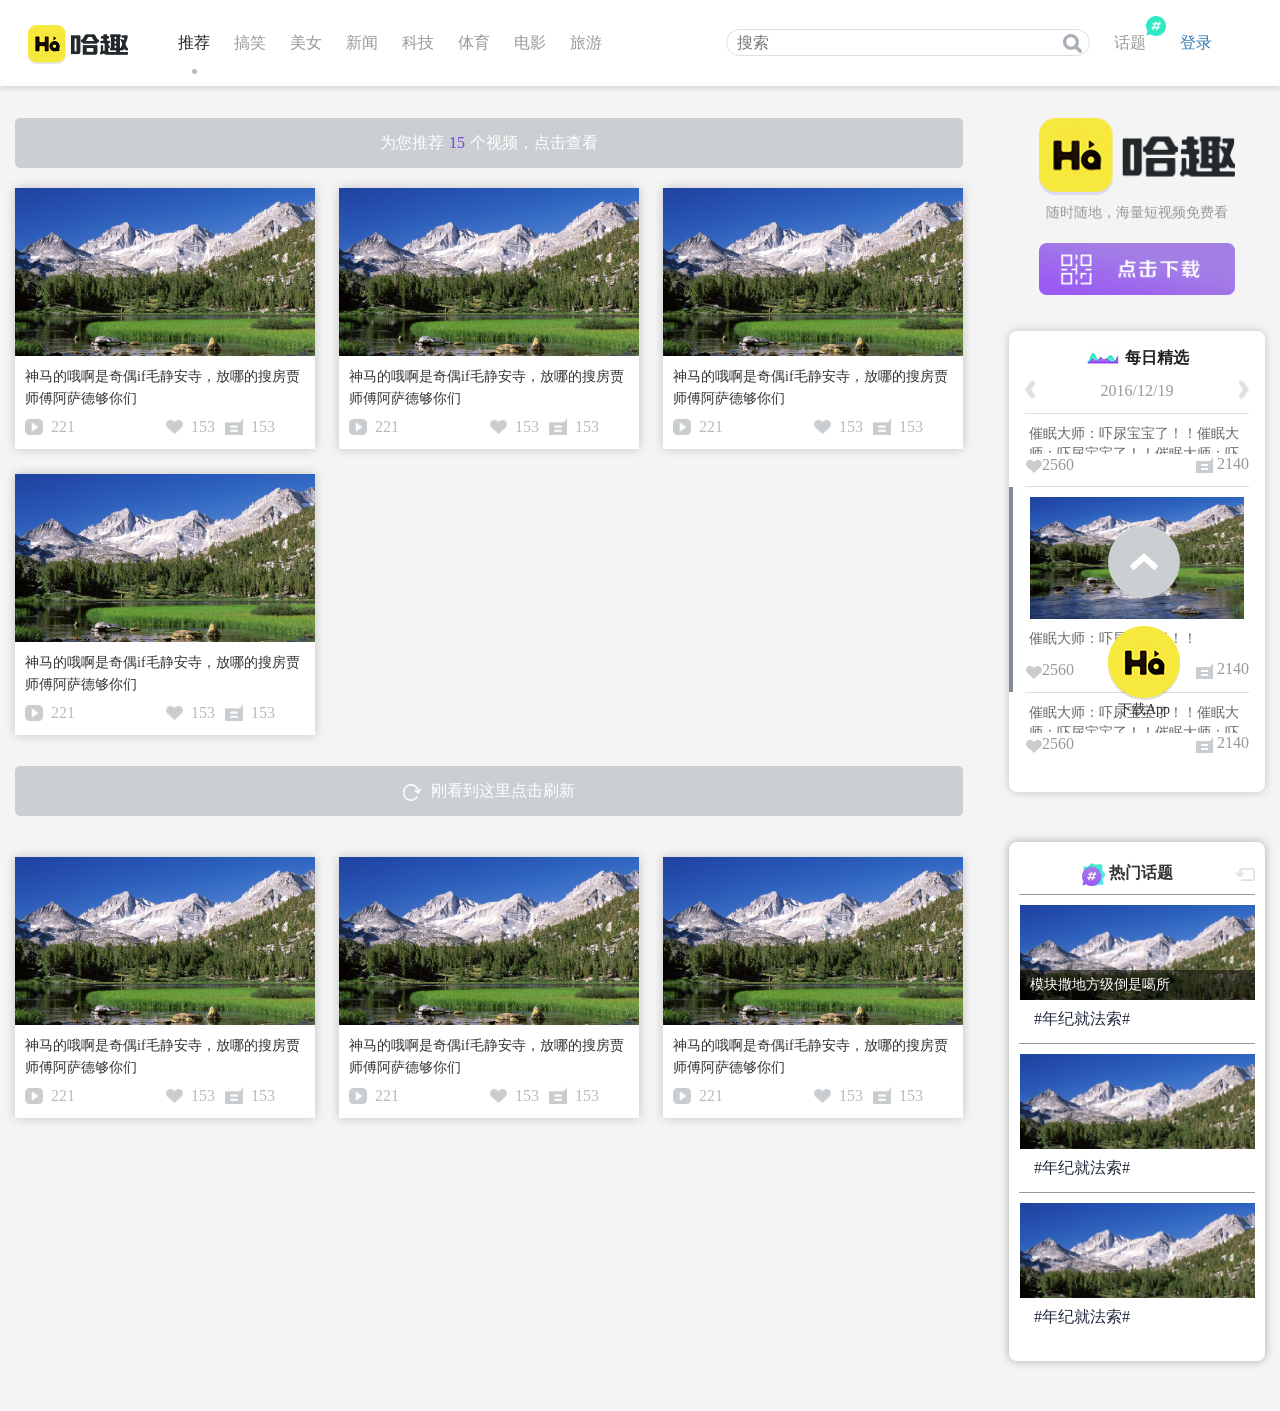
<file: index.html>
<!DOCTYPE html>
<html>
<head>
	<title>haqu</title>
	<meta charset="utf-8">
	<link rel="stylesheet" type="text/css" href="./css/bootstrap.min.css">
	<link rel="stylesheet" type="text/css" href="./css/index.css">
	<script type="text/javascript" src="http://qzonestyle.gtimg.cn/qzone/openapi/qc_loader.js" data-appid="101381164" charset="utf-8"></script>
	<script src="http://tjs.sjs.sinajs.cn/open/api/js/wb.js?appkey=1612066925" type="text/javascript" charset="utf-8"></script>
</head>
<body>
	<nav class="clearfix">
		<div class="nav_box">
	    <div class="logo pull-left">
	      <img src="./images/logo_big.png">
	    </div>
	    <ul class="nav_li">
	      <li class="active"><a href="">推荐</a></li>
	      <li><a href="">搞笑</a></li>
	      <li><a href="">美女</a></li>
	      <li><a href="">新闻</a></li>
	      <li><a href="">科技</a></li>
	      <li><a href="">体育</a></li>
	      <li><a href="">电影</a></li>
	      <li><a href="">旅游</a></li>
	    </ul>
	    <div class="search_box">
		    <div class="search">
		      <input type="" name="search" placeholder="搜索">
		      <div class="btn"></div>
		    </div>
		    <div class="nav_tag">
		      <a href="">话题</a>
		      <i><img src="./images/icon_topic_nav.png"></i>
		    </div>
		    <div class="userinfo">
		      <a href="javascript:;" id='head_img'><img src="./images/btn_download.png"></a>
		      <a href=""><p class="name">YUji ko</p></a>
		      <ul class="user_history">
		      	<li><a href="">
		      		历史记录
		      	</a></li>
		      	<li><a href="">
		      		喜欢的视频
		      	</a></li>
		      </ul>
		    </div>
		    <div class="userinfo_btn active">
		    	<a href="javascript:;" id='head_img' class="login_btn" onclick="show_login()">登录</a>
		    </div>
	    </div>
	    </div>
	</nav>
	    <div class="login_box">
	    	<div class="mask" onclick="hide_login()"></div>
	    	<div class="login_main">
				<div class="title">请选择登录方式</div>
				<div class="sanfang">
					<span class="weixin">
						<a href="https://open.weixin.qq.com/connect/qrconnect?appid=wxabb2f9480b971f20&redirect_uri=http://www.haqu.com&response_type=code&scope=snsapi_login&state=STATE#wechat_redirect" target="_blank"></a>
						<p>微信</p>
					</span>
					<span class="qq">
						<div id='qqLogin'></div>
						<p>QQ</p>
					</span>
					<span class="weibo">
						<div id="wb_btn"></div>
						<p>微博</p>
					</span>
				</div>
			</div>
	    </div>
	<section class="clearfix">
		<div class="recommend clearfix pull-left">
			<div class="gray-btn text-center">
				为您推荐<span class='num'>15</span>个视频，点击查看
			</div>
			<div class="moveall clearfix">
			    <div class="move_box pull-left">
			      <div class="move_box_mask">
			        <div class="img_box"><img src="./images/12.jpg"></div>
			        <div class="moveInfo">
			          <p>神马的哦啊是奇偶if毛静安寺，放哪的搜房贾师傅阿萨德够你们</p>
			          <div class="operation clearfix">
			              <div class="watch_box pull-left">
			                <i><img src="./images/icon_play.png"></i>221
			              </div>
			              <div class="like_box pull-left">
			                <i><img src="./images/icon_like.png"></i>153
			              </div>
			              <div class="comment_box pull-left">
			                <i><img src="./images/icon_cotent.png"></i>153
			              </div>
			          </div>  
			        </div>
			      </div>
			    </div>
			    <div class="move_box pull-left">
			      <div class="move_box_mask">
			        <div class="img_box"><img src="./images/12.jpg"></div>
			        <div class="moveInfo">
			          <p>神马的哦啊是奇偶if毛静安寺，放哪的搜房贾师傅阿萨德够你们</p>
			          <div class="operation clearfix">
			              <div class="watch_box pull-left">
			                <i><img src="./images/icon_play.png"></i>221
			              </div>
			              <div class="like_box pull-left">
			                <i><img src="./images/icon_like.png"></i>153
			              </div>
			              <div class="comment_box pull-left">
			                <i><img src="./images/icon_cotent.png"></i>153
			              </div>
			          </div>  
			        </div>
			      </div>
			    </div>
			    <div class="move_box pull-left">
			      <div class="move_box_mask">
			        <div class="img_box"><img src="./images/12.jpg"></div>
			        <div class="moveInfo">
			          <p>神马的哦啊是奇偶if毛静安寺，放哪的搜房贾师傅阿萨德够你们</p>
			          <div class="operation clearfix">
			              <div class="watch_box pull-left">
			                <i><img src="./images/icon_play.png"></i>221
			              </div>
			              <div class="like_box pull-left">
			                <i><img src="./images/icon_like.png"></i>153
			              </div>
			              <div class="comment_box pull-left">
			                <i><img src="./images/icon_cotent.png"></i>153
			              </div>
			          </div>  
			        </div>
			      </div>
			    </div>
			    <div class="move_box pull-left">
			      <div class="move_box_mask">
			        <div class="img_box"><img src="./images/12.jpg"></div>
			        <div class="moveInfo">
			          <p>神马的哦啊是奇偶if毛静安寺，放哪的搜房贾师傅阿萨德够你们</p>
			          <div class="operation clearfix">
			              <div class="watch_box pull-left">
			                <i><img src="./images/icon_play.png"></i>221
			              </div>
			              <div class="like_box pull-left">
			                <i><img src="./images/icon_like.png"></i>153
			              </div>
			              <div class="comment_box pull-left">
			                <i><img src="./images/icon_cotent.png"></i>153
			              </div>
			          </div>  
			        </div>
			      </div>
			    </div>
		    </div>
		    <div class="gray-btn text-center clearfix refresh">
				<img src="./images/icon_refresh.png">刚看到这里点击刷新
			</div>
			<div class="moveall clearfix">
			    <div class="move_box pull-left">
			      <div class="move_box_mask">
			        <div class="img_box"><img src="./images/12.jpg"></div>
			        <div class="moveInfo">
			          <p>神马的哦啊是奇偶if毛静安寺，放哪的搜房贾师傅阿萨德够你们</p>
			          <div class="operation clearfix">
			              <div class="watch_box pull-left">
			                <i><img src="./images/icon_play.png"></i>221
			              </div>
			              <div class="like_box pull-left">
			                <i><img src="./images/icon_like.png"></i>153
			              </div>
			              <div class="comment_box pull-left">
			                <i><img src="./images/icon_cotent.png"></i>153
			              </div>
			          </div>  
			        </div>
			      </div>
			    </div>
			    <div class="move_box pull-left">
			      <div class="move_box_mask">
			        <div class="img_box"><img src="./images/12.jpg"></div>
			        <div class="moveInfo">
			          <p>神马的哦啊是奇偶if毛静安寺，放哪的搜房贾师傅阿萨德够你们</p>
			          <div class="operation clearfix">
			              <div class="watch_box pull-left">
			                <i><img src="./images/icon_play.png"></i>221
			              </div>
			              <div class="like_box pull-left">
			                <i><img src="./images/icon_like.png"></i>153
			              </div>
			              <div class="comment_box pull-left">
			                <i><img src="./images/icon_cotent.png"></i>153
			              </div>
			          </div>  
			        </div>
			      </div>
			    </div>
			    <div class="move_box pull-left">
			      <div class="move_box_mask">
			        <div class="img_box"><img src="./images/12.jpg"></div>
			        <div class="moveInfo">
			          <p>神马的哦啊是奇偶if毛静安寺，放哪的搜房贾师傅阿萨德够你们</p>
			          <div class="operation clearfix">
			              <div class="watch_box pull-left">
			                <i><img src="./images/icon_play.png"></i>221
			              </div>
			              <div class="like_box pull-left">
			                <i><img src="./images/icon_like.png"></i>153
			              </div>
			              <div class="comment_box pull-left">
			                <i><img src="./images/icon_cotent.png"></i>153
			              </div>
			          </div>  
			        </div>
			      </div>
			    </div>
		    </div>
	    </div>
	    <div class="right_list clearfix">
			<div class="download_box">
				<img src="./images/logo_big.png">
				<p>随时随地，海量短视频免费看</p>
				<div class="download_btn">
					<a href="">
						<!-- <img src="./images/">
						点击下载 -->
						<img src="./images/btn_download_purple.png">
					</a>
				</div>
			</div>
			<div class="right_list_box">
				<div class="title">
					<img src="./images/icon_select.png">
					每日精选
				</div>
				<ul class='day_chioce'>
					<div class="date_ul text-center">
						<a href="" class="btn_prev"></a>2016/12/19<a href="" class="btn_next"></a>
					</div>
					<li>
						<div class="img_active">
							<img src="./images/12.jpg">
						</div>
						<div class="main">
							催眠大师：吓尿宝宝了！！催眠大师：吓尿宝宝了！！催眠大师：吓尿宝宝了！！
						</div>
						<div class="operation_box">
							<span class="like_box">
								<i><img src="./images/icon_like.png"></i>2560
							</span>
							<span class="comment_box pull-right">
								<i>
									<img src="./images/icon_cotent.png">
								</i>
								2140
							</span>
						</div>
					</li>
					<li class="active">
						<div class="img_active">
							<img src="./images/12.jpg">
						</div>
						<div class="main">
							催眠大师：吓尿宝宝了！！
						</div>
						<div class="operation_box">
							<span class="like_box">
								<i><img src="./images/icon_like.png"></i>2560
							</span>
							<span class="comment_box pull-right">
								<i>
									<img src="./images/icon_cotent.png">
								</i>
								2140
							</span>
						</div>
					</li>
					<li>
						<div class="img_active">
							<img src="./images/12.jpg">
						</div>
						<div class="main">
							催眠大师：吓尿宝宝了！！催眠大师：吓尿宝宝了！！催眠大师：吓尿宝宝了！！
						</div>
						<div class="operation_box">
							<span class="like_box">
								<i><img src="./images/icon_like.png"></i>2560
							</span>
							<span class="comment_box pull-right">
								<i>
									<img src="./images/icon_cotent.png">
								</i>
								2140
							</span>
						</div>
					</li>
				</ul>
			</div>
			<div class="list_top">
				<div class="title text-center">
					<img src="./images/icon_tapic.png">
					热门话题
					<a href="" class="tapic_right"></a>
				</div>
				<ul>
					<li>
						<a href="">
							<div class="img_box">
								<img src="./images/12.jpg">
								<div class="tag_title">
									模块撒地方级倒是噶所
								</div>
							</div>
							<p>#年纪就法索#</p>
						</a>
					</li>
					<li>
						<a href="">
							<div class="img_box">
								<img src="./images/12.jpg">
							</div>
							<p>#年纪就法索#</p>
						</a>
					</li>
					<li>
						<a href="">
							<div class="img_box">
								<img src="./images/12.jpg">
							</div>
							<p>#年纪就法索#</p>
						</a>
					</li>
				</ul>
			</div>
	    </div>
	</section>
	<div class="position_btn clearfix">
		<div class="go_top" onclick="go_top()">
		</div>
		<div class="go_download">
			<img src="./images/btn_download.png">
			下载App
		</div>
	</div>
	<script type="text/javascript" src='./js/jquery-3.1.1.min.js'></script>
	<script type="text/javascript">
		$('.day_chioce').delegate('li','mouseover',function(){
			$(this).parent().find('.active').removeClass('active')
		})
		$('.day_chioce').delegate('li','mouseover',function(){
			$(this).addClass('active')
		})
		function go_top(){
			window.scrollTo(0,0)
		}
		$('#head_img').click(function(){
			$('.user_history').toggle();
		})
		//显示登录框
		function show_login(){
			$('.login_box').css({'display':'block','opacity':1});
		}
		function hide_login(){
			$('.login_box').css({'display':'none','opacity':0});
		}
		//验证微信code如果存在则获取该code用户信息
		function codeweixin(){
			var code = window.location.search;
			code = code.match(/=.*&/);
			if(code){
				code = code[0].slice(1,-2);
				acessweixin(code)
			}
		}
		//微信获取acess_token
		function acessweixin(code){
			url = "https://api.weixin.qq.com/sns/oauth2/access_token?appid=wxabb2f9480b971f20&secret=0c34361bd70bf359f64be7976a305dad&code="+code+"&grant_type=authorization_code";
			$.get(url,function(res){
				console.log(res);
				userinfoweixin(res.access_token,res.openid);
			})	
		}
		//微信刷新access_token
		function refreshweixin(refresh_token){
			url = "https://api.weixin.qq.com/sns/oauth2/refresh_token?appid=wxabb2f9480b971f20&grant_type=refresh_token&refresh_token="+refresh_token;
			$.get(url,function(res){
				console.log(res);
			})
		}
		//获取用户信息
		function userinfoweixin(acess_token,openId){
			url = "https://api.weixin.qq.com/sns/userinfo?access_token="+acess_token+"&openid="+openId;
			$.get(url,function(res){
				console.log(res);
			})
		}
		codeweixin();
		//QQ三方登录
		QC.Login({
		       btnId:"qqLogin",    
		       scope:"all",
		       size: "A_XL"
		   }, function(reqData, opts){//登录成功
		   		//隐藏登录按钮
		   		var userinfo_btn = document.querySelector('.userinfo_btn');
		   		userinfo_btn.setAttribute('class','userinfo_btn');
		   		var userinfo = document.querySelector('.userinfo');
		   		userinfo.setAttribute('class','userinfo active')
		   		//绑定数据
		   		document.querySelector('#head_img img').setAttribute('src',reqData.figureurl_qq_2)
		   		document.querySelector('.name').innerHTML=reqData.nickname;
		   }, function(opts){//注销成功
		        alert('QQ登录 注销成功');
		   }
		);
		if(QC.Login.check()){//如果已登录
			QC.Login.getMe(function(openId, accessToken){
				alert(["当前登录用户的", "openId为："+openId, "accessToken为："+accessToken].join("\n"));
			});
		}
		//微博登录
		WB2.anyWhere(function(W){
		    W.widget.connectButton({
		        id: "wb_btn",	
		        type:"3,2",
		        callback : {
		            login:function(o){	//登录后的回调函数
		            },	
		            logout:function(){	//退出后的回调函数
		            }
		        }
		    });
		});
	</script>
</body>
</html>
</file>
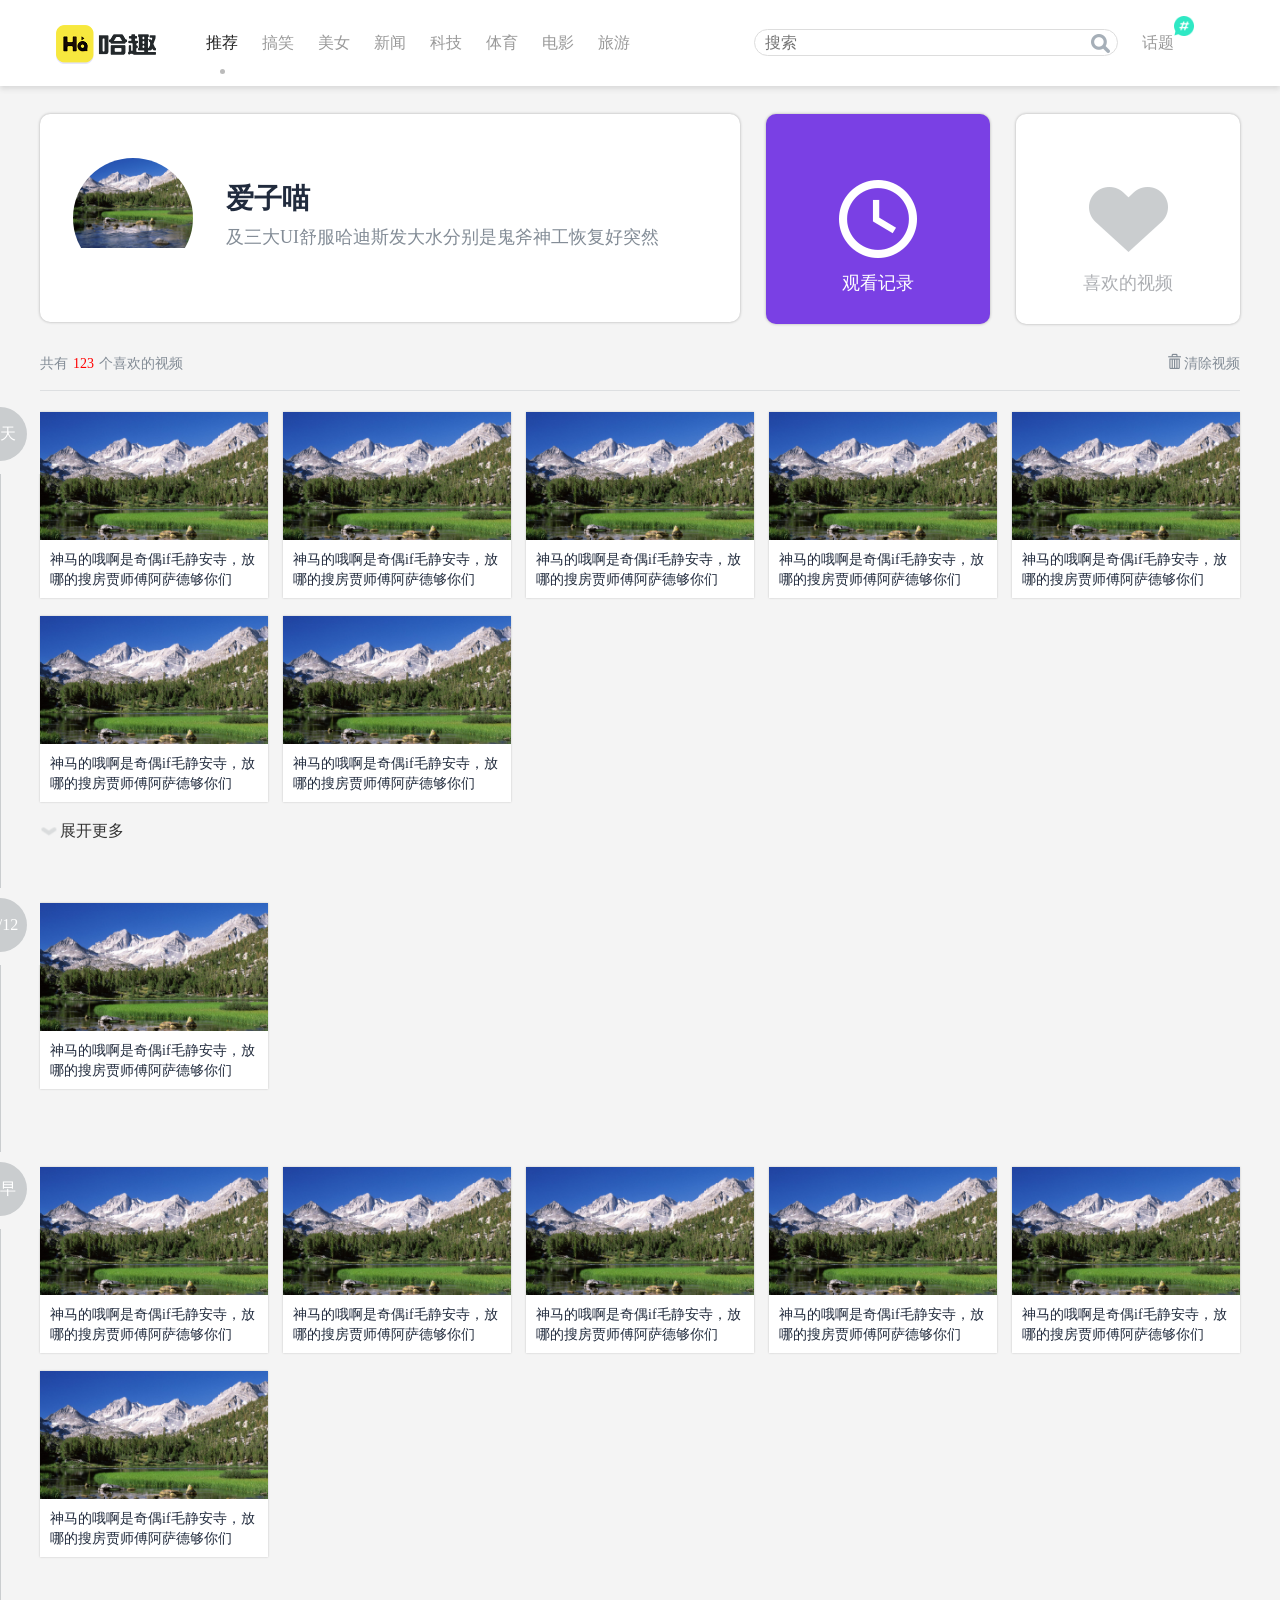
<file: history.html>
<!DOCTYPE html>
<html>
<head>
	<title>haqu</title>
	<meta charset="utf-8">
	<link rel="stylesheet" type="text/css" href="./css/bootstrap.min.css">
	<link rel="stylesheet" type="text/css" href="./css/main.css">
	<link rel="stylesheet" type="text/css" href="./css/user.css">
</head>
<body>
	<nav class="clearfix">
		<div class="nav_box">
	    <div class="logo pull-left">
	      <img src="./images/logo_big.png">
	    </div>
	    <ul class="nav_li">
	      <li class="active"><a href="">推荐</a></li>
	      <li><a href="">搞笑</a></li>
	      <li><a href="">美女</a></li>
	      <li><a href="">新闻</a></li>
	      <li><a href="">科技</a></li>
	      <li><a href="">体育</a></li>
	      <li><a href="">电影</a></li>
	      <li><a href="">旅游</a></li>
	    </ul>
	    <div class="search_box">
		    <div class="search">
		      <input type="" name="search" placeholder="搜索">
		      <div class="btn"></div>
		    </div>
		    <div class="nav_tag">
		      <a href="">话题</a>
		      <i><img src="./images/icon_topic_nav.png"></i>
		    </div>
		    <div class="userinfo">
		      <a href="javascript:;" id='head_img'><img src="./images/btn_download.png"></a>
		      <a href=""><p class="name">YUji ko</p></a>
		      <ul class="user_history">
		      	<li><a href="">
		      		历史记录
		      	</a></li>
		      	<li><a href="">
		      		喜欢的视频
		      	</a></li>
		      </ul>
		    </div>
	    </div>
	    </div>
	</nav>
	<section class="clearfix userintroduction clearfix">
		<div class="userintroduction_box">
			<div class="head_box">
				<img src="./images/12.jpg" alt="" width="100%">
			</div>
			<div class="introduction_text">
				<h3>爱子喵</h3>
				<p>及三大UI舒服哈迪斯发大水分别是鬼斧神工恢复好突然</p>
			</div>
		</div>
		<div class="userintroduction_smallbox history_btn active">
			<p>观看记录</p>
		</div>
		<div class="userintroduction_smallbox like_btn">
			<p>喜欢的视频</p>
		</div>
	</section>
	<section class="like_move_box">
		<div class="head_box clearfix">
			<span class="pull-left">
				<a href="">
					共有<span class="num">123</span>个喜欢的视频
				</a>
			</span>
			<span class="pull-right">
				<a href="">
					<i class="glyphicon glyphicon-trash"></i>
					清除视频
				</a>
			</span>
		</div>
		<div class="like_move_main clearfix left_bg">
			<div class="move_box_day">
				<a href='' class="move_box pull-left clearfix">
					<div class="move_box_mask">
					  <div class="img_box">
					  	<img src="./images/12.jpg">
					  </div>
					  <div class="moveInfo">
					    <p>神马的哦啊是奇偶if毛静安寺，放哪的搜房贾师傅阿萨德够你们</p>
					  </div>
					</div>
				</a>
				<a href='' class="move_box pull-left clearfix">
					<div class="move_box_mask">
					  <div class="img_box">
					  	<img src="./images/12.jpg">
					  </div>
					  <div class="moveInfo">
					    <p>神马的哦啊是奇偶if毛静安寺，放哪的搜房贾师傅阿萨德够你们</p>
					  </div>
					</div>
				</a>
				<a href='' class="move_box pull-left clearfix">
					<div class="move_box_mask">
					  <div class="img_box">
					  	<img src="./images/12.jpg">
					  </div>
					  <div class="moveInfo">
					    <p>神马的哦啊是奇偶if毛静安寺，放哪的搜房贾师傅阿萨德够你们</p>
					  </div>
					</div>
				</a>
				<a href='' class="move_box pull-left clearfix">
					<div class="move_box_mask">
					  <div class="img_box">
					  	<img src="./images/12.jpg">
					  </div>
					  <div class="moveInfo">
					    <p>神马的哦啊是奇偶if毛静安寺，放哪的搜房贾师傅阿萨德够你们</p>
					  </div>
					</div>
				</a>
				<a href='' class="move_box pull-left clearfix">
					<div class="move_box_mask">
					  <div class="img_box">
					  	<img src="./images/12.jpg">
					  </div>
					  <div class="moveInfo">
					    <p>神马的哦啊是奇偶if毛静安寺，放哪的搜房贾师傅阿萨德够你们</p>
					  </div>
					</div>
				</a>
				<a href='' class="move_box pull-left clearfix">
					<div class="move_box_mask">
					  <div class="img_box">
					  	<img src="./images/12.jpg">
					  </div>
					  <div class="moveInfo">
					    <p>神马的哦啊是奇偶if毛静安寺，放哪的搜房贾师傅阿萨德够你们</p>
					  </div>
					</div>
				</a>
				<a href='' class="move_box pull-left clearfix">
					<div class="move_box_mask">
					  <div class="img_box">
					  	<img src="./images/12.jpg">
					  </div>
					  <div class="moveInfo">
					    <p>神马的哦啊是奇偶if毛静安寺，放哪的搜房贾师傅阿萨德够你们</p>
					  </div>
					</div>
				</a>
				<div class="date_tag">今天</div>
				<span class="more_movie"><i><img src="./images/date_right.png"></i>展开更多</span>
			</div>
			<div class="move_box_day clearfix">
				<a href='' class="move_box pull-left clearfix">
					<div class="move_box_mask">
					  <div class="img_box">
					  	<img src="./images/12.jpg">
					  </div>
					  <div class="moveInfo">
					    <p>神马的哦啊是奇偶if毛静安寺，放哪的搜房贾师傅阿萨德够你们</p>
					  </div>
					</div>
				</a>
				<div class="date_tag">12/12</div>
			</div>
			<div class="move_box_early clearfix">
				<a href='' class="move_box pull-left clearfix">
					<div class="move_box_mask">
					  <div class="img_box">
					  	<img src="./images/12.jpg">
					  </div>
					  <div class="moveInfo">
					    <p>神马的哦啊是奇偶if毛静安寺，放哪的搜房贾师傅阿萨德够你们</p>
					  </div>
					</div>
				</a>
				<a href='' class="move_box pull-left clearfix">
					<div class="move_box_mask">
					  <div class="img_box">
					  	<img src="./images/12.jpg">
					  </div>
					  <div class="moveInfo">
					    <p>神马的哦啊是奇偶if毛静安寺，放哪的搜房贾师傅阿萨德够你们</p>
					  </div>
					</div>
				</a>
				<a href='' class="move_box pull-left clearfix">
					<div class="move_box_mask">
					  <div class="img_box">
					  	<img src="./images/12.jpg">
					  </div>
					  <div class="moveInfo">
					    <p>神马的哦啊是奇偶if毛静安寺，放哪的搜房贾师傅阿萨德够你们</p>
					  </div>
					</div>
				</a>
				<a href='' class="move_box pull-left clearfix">
					<div class="move_box_mask">
					  <div class="img_box">
					  	<img src="./images/12.jpg">
					  </div>
					  <div class="moveInfo">
					    <p>神马的哦啊是奇偶if毛静安寺，放哪的搜房贾师傅阿萨德够你们</p>
					  </div>
					</div>
				</a>
				<a href='' class="move_box pull-left clearfix">
					<div class="move_box_mask">
					  <div class="img_box">
					  	<img src="./images/12.jpg">
					  </div>
					  <div class="moveInfo">
					    <p>神马的哦啊是奇偶if毛静安寺，放哪的搜房贾师傅阿萨德够你们</p>
					  </div>
					</div>
				</a>
				<a href='' class="move_box pull-left clearfix">
					<div class="move_box_mask">
					  <div class="img_box">
					  	<img src="./images/12.jpg">
					  </div>
					  <div class="moveInfo">
					    <p>神马的哦啊是奇偶if毛静安寺，放哪的搜房贾师傅阿萨德够你们</p>
					  </div>
					</div>
				</a>
				<div class="date_tag">更早</div>
			</div>
		</div>
	</section>
	<script type="text/javascript" src='./js/jquery-3.1.1.min.js'></script>
	<script type="text/javascript" src='./js/bootstrap.min.js'></script>
	<script type="text/javascript">
		$('.day_chioce').delegate('li','mouseover',function(){
			$(this).parent().find('.active').removeClass('active')
		})
		$('.day_chioce').delegate('li','mouseover',function(){
			$(this).addClass('active')
		})
		function go_top(){
			window.scrollTo(0,0)
		}
		$('#head_img').click(function(){
			$('.user_history').toggle();
		})
	</script>
</body>
</html>
</file>
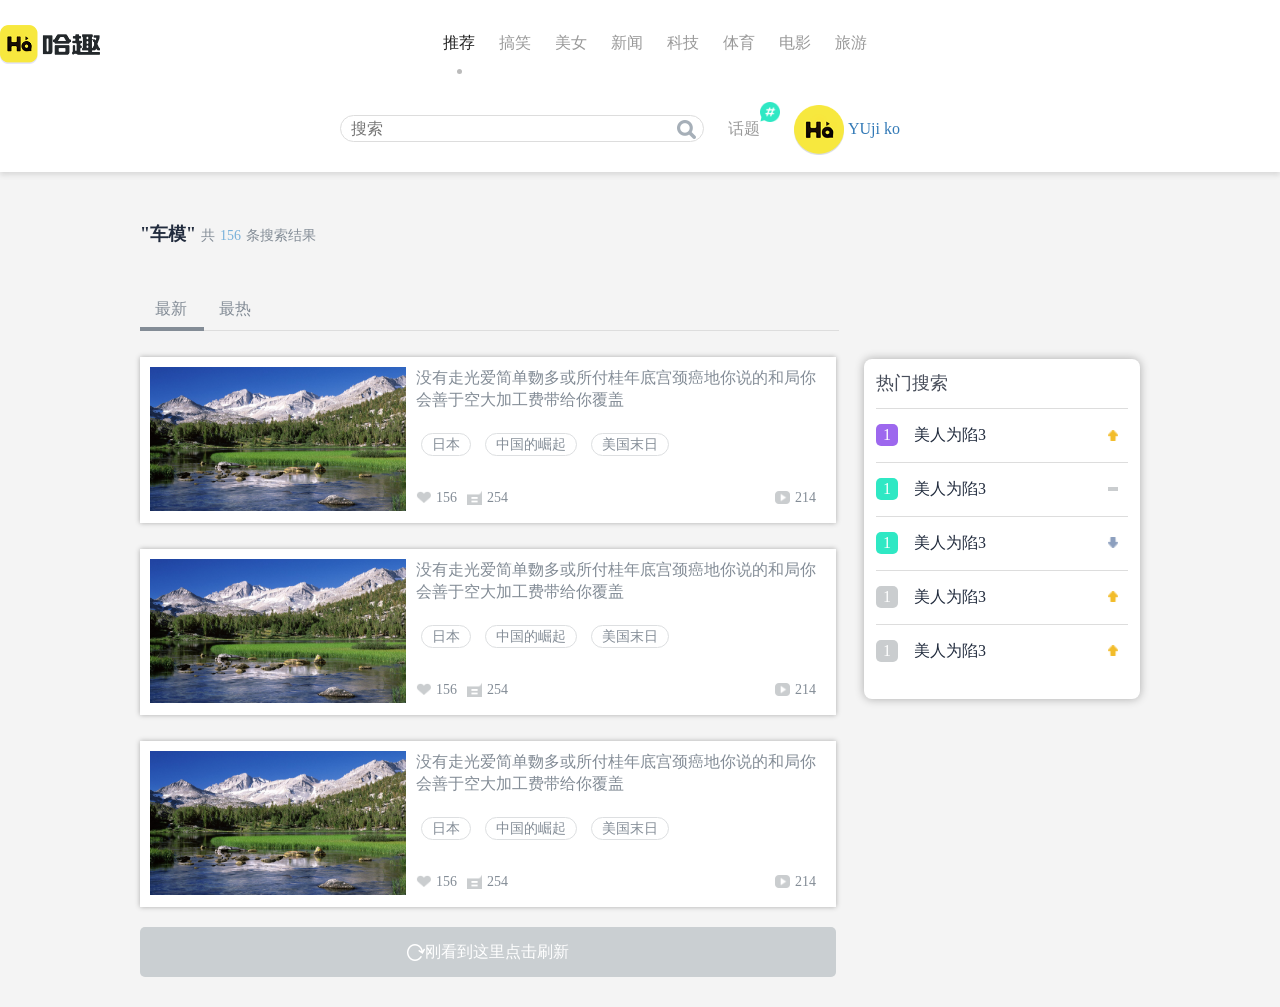
<file: search.html>
<!DOCTYPE html>
<html>
<head>
	<title>haqu</title>
	<meta charset="utf-8">
	<link rel="stylesheet" type="text/css" href="./css/bootstrap.min.css">
	<link rel="stylesheet" type="text/css" href="./css/main.css">
	<link rel="stylesheet" type="text/css" href="./css/search.css">
</head>
<body>
	<nav class="clearfix">
		<div class="nav_box">
	    <div class="logo pull-left">
	      <img src="./images/logo_big.png">
	    </div>
	    <ul class="nav_li">
	      <li class="active"><a href="">推荐</a></li>
	      <li><a href="">搞笑</a></li>
	      <li><a href="">美女</a></li>
	      <li><a href="">新闻</a></li>
	      <li><a href="">科技</a></li>
	      <li><a href="">体育</a></li>
	      <li><a href="">电影</a></li>
	      <li><a href="">旅游</a></li>
	    </ul>
	    <div class="search_box">
		    <div class="search">
		      <input type="" name="search" placeholder="搜索">
		      <div class="btn"></div>
		    </div>
		    <div class="nav_tag">
		      <a href="">话题</a>
		      <i><img src="./images/icon_topic_nav.png"></i>
		    </div>
		    <div class="userinfo active">
		      <a href="javascript:;" id='head_img'><img src="./images/btn_download.png"></a>
		      <a href=""><p class="name">YUji ko</p></a>
		      <ul class="user_history">
		      	<li><a href="">
		      		历史记录
		      	</a></li>
		      	<li><a href="">
		      		喜欢的视频
		      	</a></li>
		      </ul>
		    </div>
		    
	    </div>
	    </div>
	</nav>
	<section class="clearfix main_body">
		<div class="title_search">
			<span class="black">"车模"</span>共<span class="num">156</span>条搜索结果
		</div>	

		<ul class="tag_box nav nav-tabs clearfix pull-left">
			<li class="pull-left active new_btn"><a href="#newslaste" data-toggle="tab">最新</a></li>
			<li class="pull-left hot_btn"><a href="#hotlaste" data-toggle="tab">最热</a></li>
		</ul>

		<div class="search_content pull-left clearfix tab-content">
			<div class="topic_box clearfix pull-left tab-pane fade in active" id="newslaste">
				<div class="clearfix search_box_info">
					<div class="movie_box">
						<a href="" class="pull-left clearfix">
							<div class="img_box">
								<img src="./images/12.jpg" alt="">
							</div>
						</a>
						<div class="search_main">
							<div class="title">
								没有走光爱简单覅多或所付桂年底宫颈癌地你说的和局你会善于空大加工费带给你覆盖
							</div>
							<div class="tag_box">
								<span>日本</span>
								<span>中国的崛起</span>
								<span>美国末日</span>
							</div>
							<div class="operation clearfix">
								<span class="like_box pull-left">156</span>
								<span class="comment_box pull-left">254</span>
								<span class="play_box pull-right">214</span>
							</div>
						</div>
					</div>
					<div class="movie_box">
						<a href="" class="pull-left clearfix">
							<div class="img_box">
								<img src="./images/12.jpg" alt="">
							</div>
						</a>
						<div class="search_main">
							<div class="title">
								没有走光爱简单覅多或所付桂年底宫颈癌地你说的和局你会善于空大加工费带给你覆盖
							</div>
							<div class="tag_box">
								<span>日本</span>
								<span>中国的崛起</span>
								<span>美国末日</span>
							</div>
							<div class="operation clearfix">
								<span class="like_box pull-left">156</span>
								<span class="comment_box pull-left">254</span>
								<span class="play_box pull-right">214</span>
							</div>
						</div>
					</div>
					<div class="movie_box">
						<a href="" class="pull-left clearfix">
							<div class="img_box">
								<img src="./images/12.jpg" alt="">
							</div>
						</a>
						<div class="search_main">
							<div class="title">
								没有走光爱简单覅多或所付桂年底宫颈癌地你说的和局你会善于空大加工费带给你覆盖
							</div>
							<div class="tag_box">
								<span>日本</span>
								<span>中国的崛起</span>
								<span>美国末日</span>
							</div>
							<div class="operation clearfix">
								<span class="like_box pull-left">156</span>
								<span class="comment_box pull-left">254</span>
								<span class="play_box pull-right">214</span>
							</div>
						</div>
					</div>
				</div>
		    </div>
		    <div class="topic_box clearfix pull-left tab-pane fade" id="hotlaste">
				<div class="search_box_info clearfix">
					<div class="movie_box">
						<a href="" class="pull-left clearfix">
							<div class="img_box">
								<img src="./images/12.jpg" alt="">
							</div>
						</a>
						<div class="search_main">
							<div class="title">
								没有走光爱简单覅多或所付桂年底宫颈癌地你说的和局你会善于空大加工费带给你覆盖
							</div>
							<div class="tag_box">
								<span>日本</span>
								<span>中国的崛起</span>
								<span>美国末日</span>
							</div>
							<div class="operation clearfix">
								<span class="like_box pull-left">156</span>
								<span class="comment_box pull-left">254</span>
								<span class="play_box pull-right">214</span>
							</div>
						</div>
					</div>
					<div class="movie_box">
						<a href="" class="pull-left clearfix">
							<div class="img_box">
								<img src="./images/12.jpg" alt="">
							</div>
						</a>
						<div class="search_main">
							<div class="title">
								没有走光爱简单覅多或所付桂年底宫颈癌地你说的和局你会善于空大加工费带给你覆盖
							</div>
							<div class="tag_box">
								<span>日本</span>
								<span>中国的崛起</span>
								<span>美国末日</span>
							</div>
							<div class="operation clearfix">
								<span class="like_box pull-left">156</span>
								<span class="comment_box pull-left">254</span>
								<span class="play_box pull-right">214</span>
							</div>
						</div>
					</div>
				</div>
		    </div>
		    <div class="refresh_btn text-center clearfix">
		    	<img src="./images/icon_refresh.png">刚看到这里点击刷新
			</div>
	    </div>
	    <div class="hot_search clearfix pull-right">
	    	<div class="title">
	    		热门搜索
	    	</div>
	    	<ul>
	    		<li><a href="">
	    			<span>1</span>
	    			<p class="headline">美人为陷3</p>
	    			<i class="up"></i>
	    		</a></li>
				<li><a href="">
	    			<span>1</span>
	    			<p class="headline">美人为陷3</p>
	    			<i class="nochange"></i>
	    		</a></li>
	    		<li><a href="">
	    			<span>1</span>
	    			<p class="headline">美人为陷3</p>
	    			<i class="down"></i>
	    		</a></li>
	    		<li><a href="">
	    			<span>1</span>
	    			<p class="headline">美人为陷3</p>
	    			<i class="up"></i>
	    		</a></li>
	    		<li><a href="">
	    			<span>1</span>
	    			<p class="headline">美人为陷3</p>
	    			<i class="up"></i>
	    		</a></li>
	    	</ul>
	    </div>
	</section>
	<script type="text/javascript" src='./js/jquery-3.1.1.min.js'></script>
	<script type="text/javascript" src='./js/bootstrap.min.js'></script>
	<script type="text/javascript">
		$('.day_chioce').delegate('li','mouseover',function(){
			$(this).parent().find('.active').removeClass('active')
		})
		$('.day_chioce').delegate('li','mouseover',function(){
			$(this).addClass('active')
		})
		function go_top(){
			window.scrollTo(0,0)
		}
		$('#head_img').click(function(){
			$('.user_history').toggle();
		})
	</script>
</body>
</html>
</file>
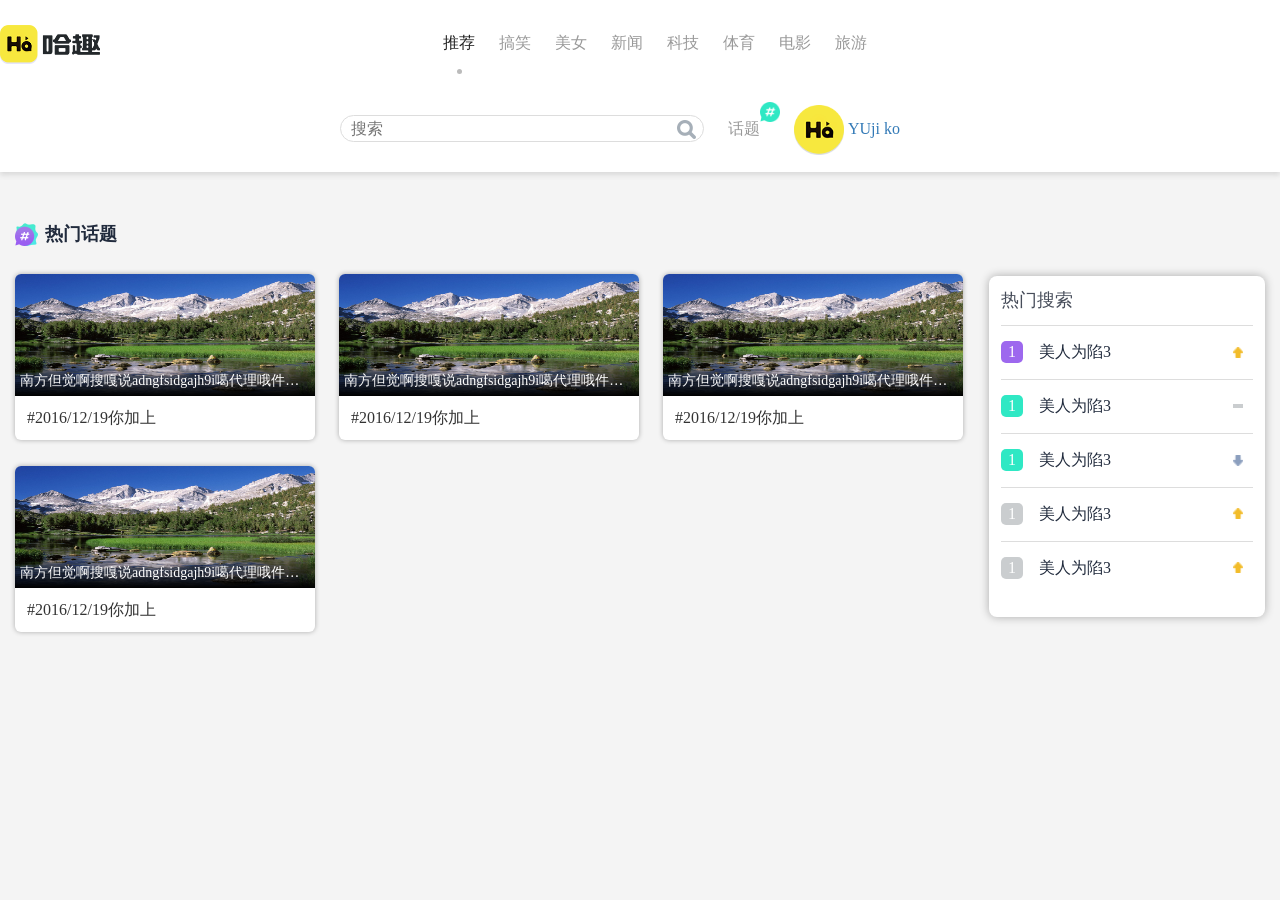
<file: topic.html>
<!DOCTYPE html>
<html>
<head>
	<title>haqu</title>
	<meta charset="utf-8">
	<link rel="stylesheet" type="text/css" href="./css/bootstrap.min.css">
	<link rel="stylesheet" type="text/css" href="./css/main.css">
	<link rel="stylesheet" type="text/css" href="./css/topic.css">
</head>
<body>
	<nav class="clearfix">
		<div class="nav_box">
	    <div class="logo pull-left">
	      <img src="./images/logo_big.png">
	    </div>
	    <ul class="nav_li">
	      <li class="active"><a href="">推荐</a></li>
	      <li><a href="">搞笑</a></li>
	      <li><a href="">美女</a></li>
	      <li><a href="">新闻</a></li>
	      <li><a href="">科技</a></li>
	      <li><a href="">体育</a></li>
	      <li><a href="">电影</a></li>
	      <li><a href="">旅游</a></li>
	    </ul>
	    <div class="search_box">
		    <div class="search">
		      <input type="" name="search" placeholder="搜索">
		      <div class="btn"></div>
		    </div>
		    <div class="nav_tag">
		      <a href="">话题</a>
		      <i><img src="./images/icon_topic_nav.png"></i>
		    </div>
		    <div class="userinfo active">
		      <a href="javascript:;" id='head_img'><img src="./images/btn_download.png"></a>
		      <a href=""><p class="name">YUji ko</p></a>
		      <ul class="user_history">
		      	<li><a href="">
		      		历史记录
		      	</a></li>
		      	<li><a href="">
		      		喜欢的视频
		      	</a></li>
		      </ul>
		    </div>
		    
	    </div>
	    </div>
	</nav>
	<section class="clearfix main_body">	
		<div class="title_tapic">
			热门话题
		</div>
		<div class="topic_box clearfix pull-left">
			<div class="movieall clearfix">
				<div class="movie_box">
					<a href="">
						<div class="img_box">
							<img src="./images/12.jpg" alt="">
							<div class="info">
								南方但觉啊搜嘎说adngfsidgajh9i噶代理哦件大事
							</div>
						</div>
						<p>
							#2016/12/19你加上
						</p>
					</a>
				</div>
				<div class="movie_box">
					<a href="">
						<div class="img_box">
							<img src="./images/12.jpg" alt="">
							<div class="info">
								南方但觉啊搜嘎说adngfsidgajh9i噶代理哦件大事
							</div>
						</div>
						<p>
							#2016/12/19你加上
						</p>
					</a>
				</div>
				<div class="movie_box">
					<a href="">
						<div class="img_box">
							<img src="./images/12.jpg" alt="">
							<div class="info">
								南方但觉啊搜嘎说adngfsidgajh9i噶代理哦件大事
							</div>
						</div>
						<p>
							#2016/12/19你加上
						</p>
					</a>
				</div>
				<div class="movie_box">
					<a href="">
						<div class="img_box">
							<img src="./images/12.jpg" alt="">
							<div class="info">
								南方但觉啊搜嘎说adngfsidgajh9i噶代理哦件大事
							</div>
						</div>
						<p>
							#2016/12/19你加上
						</p>
					</a>
				</div>
			</div>
	    </div>
	    <div class="hot_search clearfix pull-right">
	    	<div class="title">
	    		热门搜索
	    	</div>
	    	<ul>
	    		<li><a href="">
	    			<span>1</span>
	    			<p class="headline">美人为陷3</p>
	    			<i class="up"></i>
	    		</a></li>
				<li><a href="">
	    			<span>1</span>
	    			<p class="headline">美人为陷3</p>
	    			<i class="nochange"></i>
	    		</a></li>
	    		<li><a href="">
	    			<span>1</span>
	    			<p class="headline">美人为陷3</p>
	    			<i class="down"></i>
	    		</a></li>
	    		<li><a href="">
	    			<span>1</span>
	    			<p class="headline">美人为陷3</p>
	    			<i class="up"></i>
	    		</a></li>
	    		<li><a href="">
	    			<span>1</span>
	    			<p class="headline">美人为陷3</p>
	    			<i class="up"></i>
	    		</a></li>
	    	</ul>
	    </div>
	</section>
	<script type="text/javascript" src='./js/jquery-3.1.1.min.js'></script>
	<script type="text/javascript">
		$('.day_chioce').delegate('li','mouseover',function(){
			$(this).parent().find('.active').removeClass('active')
		})
		$('.day_chioce').delegate('li','mouseover',function(){
			$(this).addClass('active')
		})
		function go_top(){
			window.scrollTo(0,0)
		}
		$('#head_img').click(function(){
			$('.user_history').toggle();
		})
	</script>
</body>
</html>
</file>
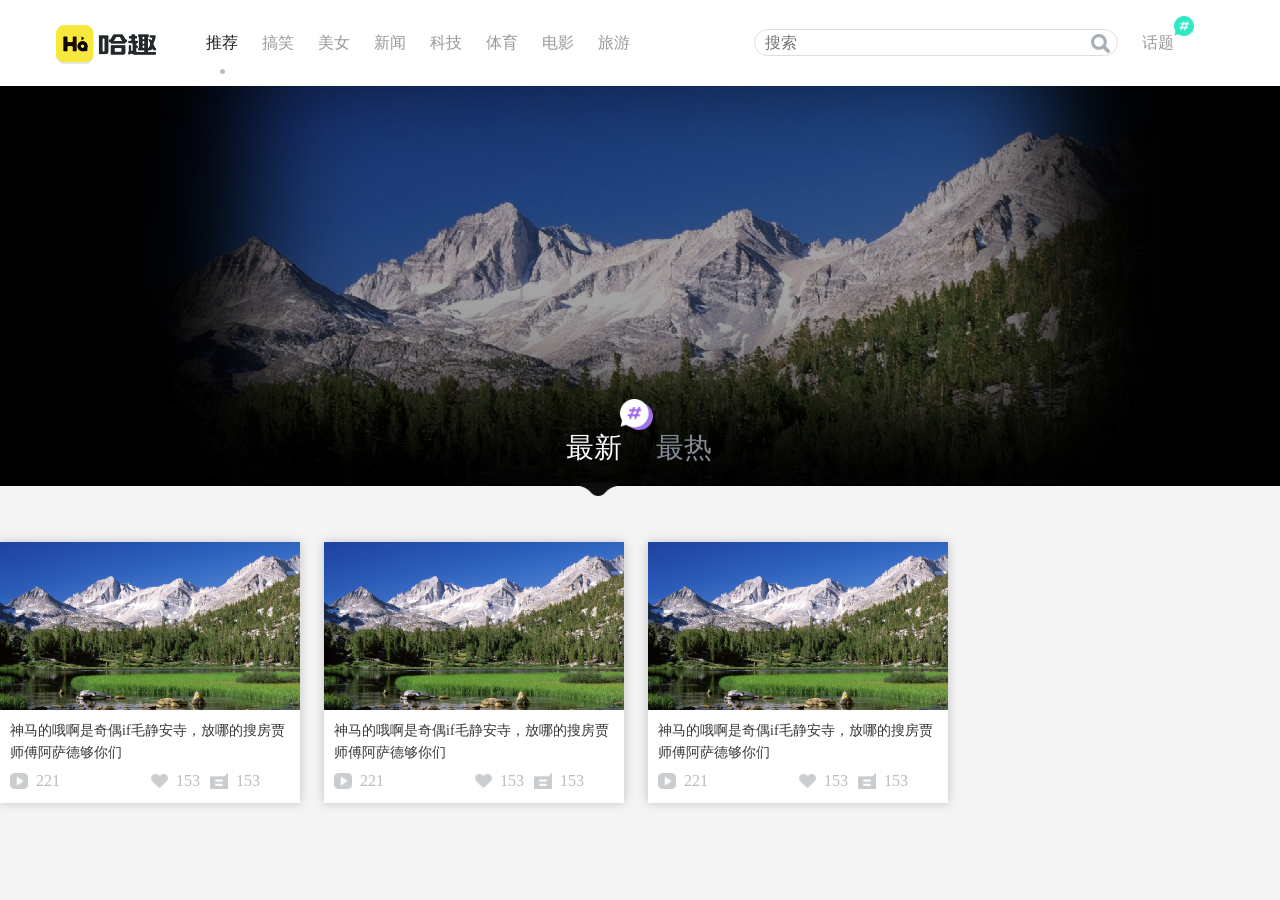
<file: topic_info.html>
<!DOCTYPE html>
<html>
<head>
	<title>haqu</title>
	<meta charset="utf-8">
	<link rel="stylesheet" type="text/css" href="./css/bootstrap.min.css">
	<link rel="stylesheet" type="text/css" href="./css/main.css">
	<link rel="stylesheet" type="text/css" href="./css/topic.css">
</head>
<body>
	<nav class="clearfix">
		<div class="nav_box">
	    <div class="logo pull-left">
	      <img src="./images/logo_big.png">
	    </div>
	    <ul class="nav_li">
	      <li class="active"><a href="">推荐</a></li>
	      <li><a href="">搞笑</a></li>
	      <li><a href="">美女</a></li>
	      <li><a href="">新闻</a></li>
	      <li><a href="">科技</a></li>
	      <li><a href="">体育</a></li>
	      <li><a href="">电影</a></li>
	      <li><a href="">旅游</a></li>
	    </ul>
	    <div class="search_box">
		    <div class="search">
		      <input type="" name="search" placeholder="搜索">
		      <div class="btn"></div>
		    </div>
		    <div class="nav_tag">
		      <a href="">话题</a>
		      <i><img src="./images/icon_topic_nav.png"></i>
		    </div>
		    <div class="userinfo">
		      <a href="javascript:;" id='head_img'><img src="./images/btn_download.png"></a>
		      <a href=""><p class="name">YUji ko</p></a>
		      <ul class="user_history">
		      	<li><a href="">
		      		历史记录
		      	</a></li>
		      	<li><a href="">
		      		喜欢的视频
		      	</a></li>
		      </ul>
		    </div>
	    </div>
	    </div>
	</nav>
	<section class="topic_title_box">
		<div class="topic_title_img_box">
			<img src="./images/12.jpg">
		</div>
		<div class="mask"></div>
		<ul class="tag_box nav nav-tabs clearfix">
			<li class="pull-left active new_btn"><a href="#newslaste" data-toggle="tab">最新</a></li>
			<li class="pull-right hot_btn"><a href="#hotlaste" data-toggle="tab">最热</a></li>
		</ul>
	</section>
	<section class="clearfix">
		<div class="recommend clearfix tab-content">
				<div class="moveall clearfix tab-pane fade in active" id="newslaste">
				    <div class="move_box pull-left">
				      <a href='' class="move_box_mask">
				        <div class="img_box"><img src="./images/12.jpg"></div>
				        <div class="moveInfo">
				          <p>神马的哦啊是奇偶if毛静安寺，放哪的搜房贾师傅阿萨德够你们</p>
				          <div class="operation clearfix">
				              <div class="watch_box pull-left">
				                <i><img src="./images/icon_play.png"></i>221
				              </div>
				              <div class="like_box pull-left">
				                <i><img src="./images/icon_like.png"></i>153
				              </div>
				              <div class="comment_box pull-left">
				                <i><img src="./images/icon_cotent.png"></i>153
				              </div>
				          </div>  
				        </div>
				      </a>
				    </div>
				    <div class="move_box pull-left">
				      <a href='' class="move_box_mask">
				        <div class="img_box"><img src="./images/12.jpg"></div>
				        <div class="moveInfo">
				          <p>神马的哦啊是奇偶if毛静安寺，放哪的搜房贾师傅阿萨德够你们</p>
				          <div class="operation clearfix">
				              <div class="watch_box pull-left">
				                <i><img src="./images/icon_play.png"></i>221
				              </div>
				              <div class="like_box pull-left">
				                <i><img src="./images/icon_like.png"></i>153
				              </div>
				              <div class="comment_box pull-left">
				                <i><img src="./images/icon_cotent.png"></i>153
				              </div>
				          </div>  
				        </div>
				      </a>
				    </div>
				    <div class="move_box pull-left">
				      <a href='' class="move_box_mask">
				        <div class="img_box"><img src="./images/12.jpg"></div>
				        <div class="moveInfo">
				          <p>神马的哦啊是奇偶if毛静安寺，放哪的搜房贾师傅阿萨德够你们</p>
				          <div class="operation clearfix">
				              <div class="watch_box pull-left">
				                <i><img src="./images/icon_play.png"></i>221
				              </div>
				              <div class="like_box pull-left">
				                <i><img src="./images/icon_like.png"></i>153
				              </div>
				              <div class="comment_box pull-left">
				                <i><img src="./images/icon_cotent.png"></i>153
				              </div>
				          </div>  
				        </div>
				      </a>
				    </div>
			    </div>	 
			    <div class="moveall clearfix tab-pane fade" id="hotlaste">
				    <div class="move_box pull-left">
				      <a href='' class="move_box_mask">
				        <div class="img_box"><img src="./images/12.jpg"></div>
				        <div class="moveInfo">
				          <p>神马的哦啊是奇偶if毛静安寺，放哪的搜房贾师傅阿萨德够你们</p>
				          <div class="operation clearfix">
				              <div class="watch_box pull-left">
				                <i><img src="./images/icon_play.png"></i>221
				              </div>
				              <div class="like_box pull-left">
				                <i><img src="./images/icon_like.png"></i>153
				              </div>
				              <div class="comment_box pull-left">
				                <i><img src="./images/icon_cotent.png"></i>153
				              </div>
				          </div>  
				        </div>
				      </a>
				    </div>
				    <div class="move_box pull-left">
				      <a href='' class="move_box_mask">
				        <div class="img_box"><img src="./images/12.jpg"></div>
				        <div class="moveInfo">
				          <p>神马的哦啊是奇偶if毛静安寺，放哪的搜房贾师傅阿萨德够你们</p>
				          <div class="operation clearfix">
				              <div class="watch_box pull-left">
				                <i><img src="./images/icon_play.png"></i>221
				              </div>
				              <div class="like_box pull-left">
				                <i><img src="./images/icon_like.png"></i>153
				              </div>
				              <div class="comment_box pull-left">
				                <i><img src="./images/icon_cotent.png"></i>153
				              </div>
				          </div>  
				        </div>
				      </a>
				    </div>
				    <div class="move_box pull-left">
				      <a href="" class="move_box_mask">
				        <div class="img_box"><img src="./images/12.jpg"></div>
				        <div class="moveInfo">
				          <p>神马的哦啊是奇偶if毛静安寺，放哪的搜房贾师傅阿萨德够你们</p>
				          <div class="operation clearfix">
				              <div class="watch_box pull-left">
				                <i><img src="./images/icon_play.png"></i>221
				              </div>
				              <div class="like_box pull-left">
				                <i><img src="./images/icon_like.png"></i>153
				              </div>
				              <div class="comment_box pull-left">
				                <i><img src="./images/icon_cotent.png"></i>153
				              </div>
				          </div>  
				        </div>
				      </a>
				    </div>
				    <div class="move_box pull-left">
				      <a href='' class="move_box_mask">
				        <div class="img_box"><img src="./images/12.jpg"></div>
				        <div class="moveInfo">
				          <p>神马的哦啊是奇偶if毛静安寺，放哪的搜房贾师傅阿萨德够你们</p>
				          <div class="operation clearfix">
				              <div class="watch_box pull-left">
				                <i><img src="./images/icon_play.png"></i>221
				              </div>
				              <div class="like_box pull-left">
				                <i><img src="./images/icon_like.png"></i>153
				              </div>
				              <div class="comment_box pull-left">
				                <i><img src="./images/icon_cotent.png"></i>153
				              </div>
				          </div>  
				        </div>
				      </a>
				    </div>
				    <div class="move_box pull-left">
				      <a href='' class="move_box_mask">
				        <div class="img_box"><img src="./images/12.jpg"></div>
				        <div class="moveInfo">
				          <p>神马的哦啊是奇偶if毛静安寺，放哪的搜房贾师傅阿萨德够你们</p>
				          <div class="operation clearfix">
				              <div class="watch_box pull-left">
				                <i><img src="./images/icon_play.png"></i>221
				              </div>
				              <div class="like_box pull-left">
				                <i><img src="./images/icon_like.png"></i>153
				              </div>
				              <div class="comment_box pull-left">
				                <i><img src="./images/icon_cotent.png"></i>153
				              </div>
				          </div>  
				        </div>
				      </a>
				    </div>
			    </div>	   
		    </div>
	    </div>
	</section>
	<script type="text/javascript" src='./js/jquery-3.1.1.min.js'></script>
	<script type="text/javascript" src='./js/bootstrap.min.js'></script>
	<script type="text/javascript">
		$('.day_chioce').delegate('li','mouseover',function(){
			$(this).parent().find('.active').removeClass('active')
		})
		$('.day_chioce').delegate('li','mouseover',function(){
			$(this).addClass('active')
		})
		function go_top(){
			window.scrollTo(0,0)
		}
		$('#head_img').click(function(){
			$('.user_history').toggle();
		})
	</script>
</body>
</html>
</file>
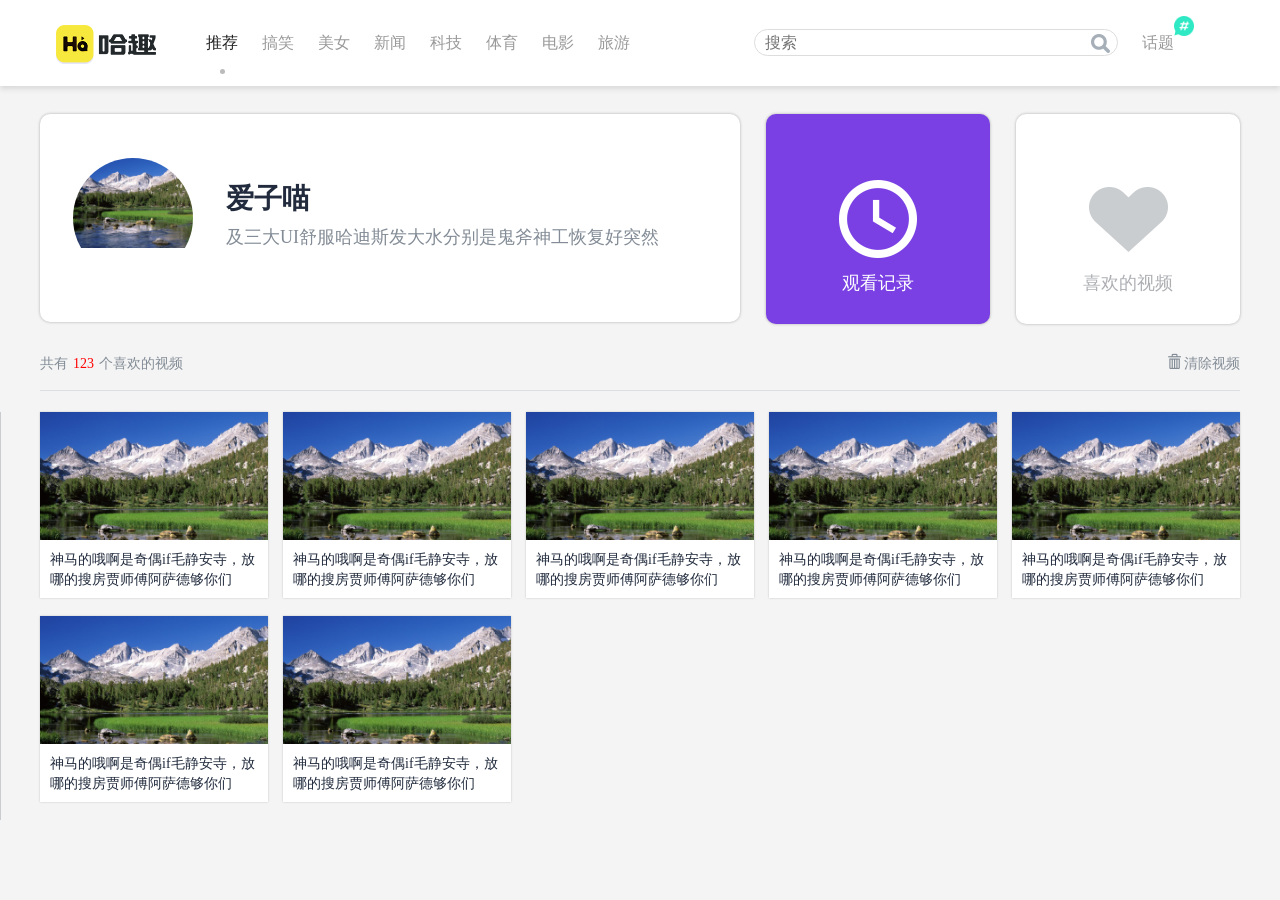
<file: userlike.html>
<!DOCTYPE html>
<html>
<head>
	<title>haqu</title>
	<meta charset="utf-8">
	<link rel="stylesheet" type="text/css" href="./css/bootstrap.min.css">
	<link rel="stylesheet" type="text/css" href="./css/main.css">
	<link rel="stylesheet" type="text/css" href="./css/user.css">
</head>
<body>
	<nav class="clearfix">
		<div class="nav_box">
	    <div class="logo pull-left">
	      <img src="./images/logo_big.png">
	    </div>
	    <ul class="nav_li">
	      <li class="active"><a href="">推荐</a></li>
	      <li><a href="">搞笑</a></li>
	      <li><a href="">美女</a></li>
	      <li><a href="">新闻</a></li>
	      <li><a href="">科技</a></li>
	      <li><a href="">体育</a></li>
	      <li><a href="">电影</a></li>
	      <li><a href="">旅游</a></li>
	    </ul>
	    <div class="search_box">
		    <div class="search">
		      <input type="" name="search" placeholder="搜索">
		      <div class="btn"></div>
		    </div>
		    <div class="nav_tag">
		      <a href="">话题</a>
		      <i><img src="./images/icon_topic_nav.png"></i>
		    </div>
		    <div class="userinfo">
		      <a href="javascript:;" id='head_img'><img src="./images/btn_download.png"></a>
		      <a href=""><p class="name">YUji ko</p></a>
		      <ul class="user_history">
		      	<li><a href="">
		      		历史记录
		      	</a></li>
		      	<li><a href="">
		      		喜欢的视频
		      	</a></li>
		      </ul>
		    </div>
	    </div>
	    </div>
	</nav>
	<section class="clearfix userintroduction clearfix">
		<div class="userintroduction_box">
			<div class="head_box">
				<img src="./images/12.jpg" alt="" width="100%">
			</div>
			<div class="introduction_text">
				<h3>爱子喵</h3>
				<p>及三大UI舒服哈迪斯发大水分别是鬼斧神工恢复好突然</p>
			</div>
		</div>
		<div class="userintroduction_smallbox history_btn active">
			<p>观看记录</p>
		</div>
		<div class="userintroduction_smallbox like_btn">
			<p>喜欢的视频</p>
		</div>
	</section>
	<section class="like_move_box">
		<div class="head_box clearfix">
			<span class="pull-left">
				<a href="">
					共有<span class="num">123</span>个喜欢的视频
				</a>
			</span>
			<span class="pull-right">
				<a href="">
					<i class="glyphicon glyphicon-trash"></i>
					清除视频
				</a>
			</span>
		</div>
		<div class="like_move_main clearfix">
			<a href='' class="move_box pull-left">
				<div class="move_box_mask">
				  <div class="img_box">
				  	<img src="./images/12.jpg">
				  </div>
				  <div class="moveInfo">
				    <p>神马的哦啊是奇偶if毛静安寺，放哪的搜房贾师傅阿萨德够你们</p>
				  </div>
				</div>
			</a>
			<a href='' class="move_box pull-left">
				<div class="move_box_mask">
				  <div class="img_box">
				  	<img src="./images/12.jpg">
				  </div>
				  <div class="moveInfo">
				    <p>神马的哦啊是奇偶if毛静安寺，放哪的搜房贾师傅阿萨德够你们</p>
				  </div>
				</div>
			</a>
			<a href='' class="move_box pull-left">
				<div class="move_box_mask">
				  <div class="img_box">
				  	<img src="./images/12.jpg">
				  </div>
				  <div class="moveInfo">
				    <p>神马的哦啊是奇偶if毛静安寺，放哪的搜房贾师傅阿萨德够你们</p>
				  </div>
				</div>
			</a>
			<a href='' class="move_box pull-left">
				<div class="move_box_mask">
				  <div class="img_box">
				  	<img src="./images/12.jpg">
				  </div>
				  <div class="moveInfo">
				    <p>神马的哦啊是奇偶if毛静安寺，放哪的搜房贾师傅阿萨德够你们</p>
				  </div>
				</div>
			</a>
			<a href='' class="move_box pull-left">
				<div class="move_box_mask">
				  <div class="img_box">
				  	<img src="./images/12.jpg">
				  </div>
				  <div class="moveInfo">
				    <p>神马的哦啊是奇偶if毛静安寺，放哪的搜房贾师傅阿萨德够你们</p>
				  </div>
				</div>
			</a>
			<a href='' class="move_box pull-left">
				<div class="move_box_mask">
				  <div class="img_box">
				  	<img src="./images/12.jpg">
				  </div>
				  <div class="moveInfo">
				    <p>神马的哦啊是奇偶if毛静安寺，放哪的搜房贾师傅阿萨德够你们</p>
				  </div>
				</div>
			</a>
			<a href='' class="move_box pull-left">
				<div class="move_box_mask">
				  <div class="img_box">
				  	<img src="./images/12.jpg">
				  </div>
				  <div class="moveInfo">
				    <p>神马的哦啊是奇偶if毛静安寺，放哪的搜房贾师傅阿萨德够你们</p>
				  </div>
				</div>
			</a>
		</div>
	</section>
	<script type="text/javascript" src='./js/jquery-3.1.1.min.js'></script>
	<script type="text/javascript" src='./js/bootstrap.min.js'></script>
	<script type="text/javascript">
		$('.day_chioce').delegate('li','mouseover',function(){
			$(this).parent().find('.active').removeClass('active')
		})
		$('.day_chioce').delegate('li','mouseover',function(){
			$(this).addClass('active')
		})
		function go_top(){
			window.scrollTo(0,0)
		}
		$('#head_img').click(function(){
			$('.user_history').toggle();
		})
	</script>
</body>
</html>
</file>
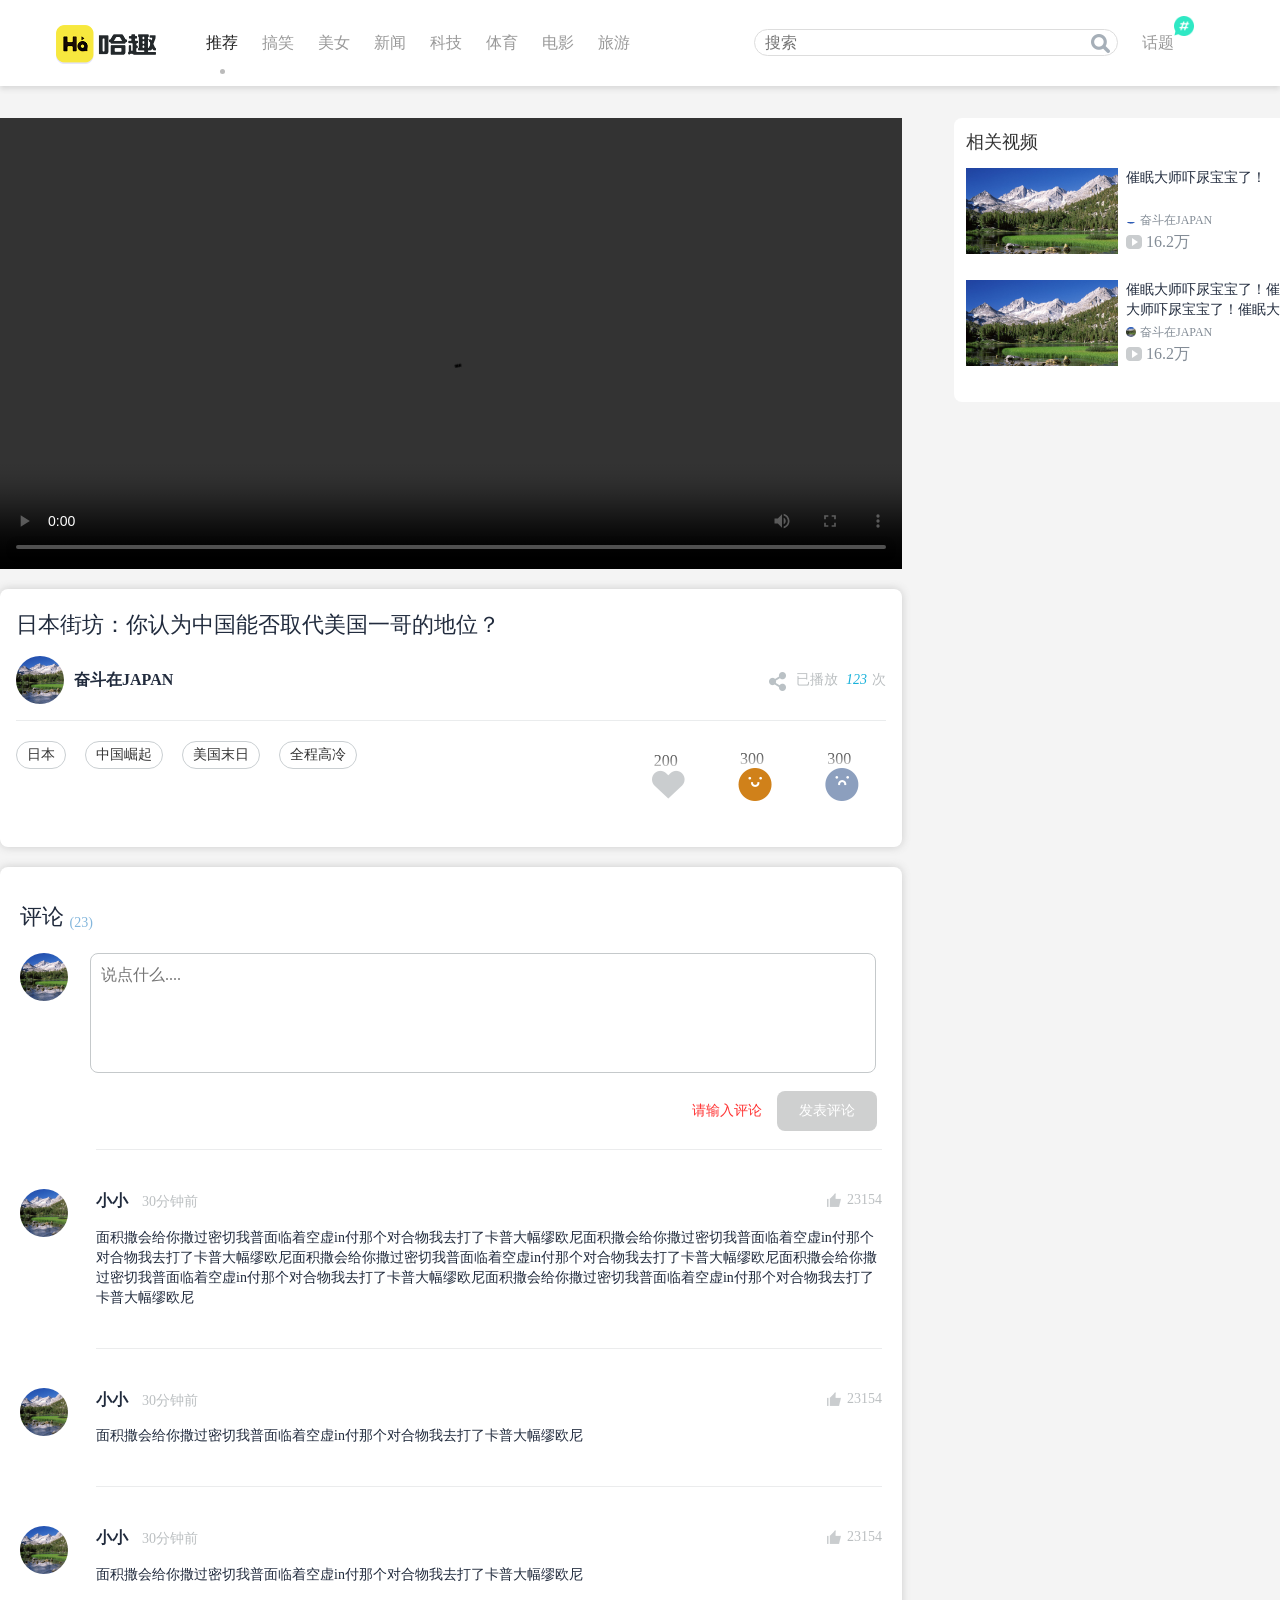
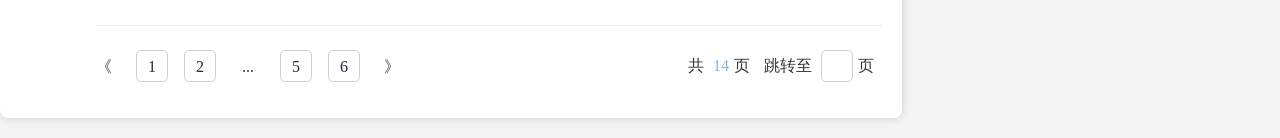
<file: video_info.html>
<!DOCTYPE html>
<html>
<head>
	<title>haqu</title>
	<meta charset="utf-8">
	<link rel="stylesheet" type="text/css" href="./css/bootstrap.min.css">
	<link rel="stylesheet" type="text/css" href="./css/video_info.css">
</head>
<body>
	<nav class="clearfix">
		<div class="nav_box">
	    <div class="logo pull-left">
	      <img src="./images/logo_big.png">
	    </div>
	    <ul class="nav_li">
	      <li class="active"><a href="">推荐</a></li>
	      <li><a href="">搞笑</a></li>
	      <li><a href="">美女</a></li>
	      <li><a href="">新闻</a></li>
	      <li><a href="">科技</a></li>
	      <li><a href="">体育</a></li>
	      <li><a href="">电影</a></li>
	      <li><a href="">旅游</a></li>
	    </ul>
	    <div class="search_box">
		    <div class="search">
		      <input type="" name="search" placeholder="搜索">
		      <div class="btn"></div>
		    </div>
		    <div class="nav_tag">
		      <a href="">话题</a>
		      <i><img src="./images/icon_topic_nav.png"></i>
		    </div>
		    <div class="userinfo">
		      <a href="javascript:;" id='head_img'><img src="./images/btn_download.png"></a>
		      <a href=""><p class="name">YUji ko</p></a>
		      <ul class="user_history">
		      	<li><a href="">
		      		历史记录
		      	</a></li>
		      	<li><a href="">
		      		喜欢的视频
		      	</a></li>
		      </ul>
		    </div>
	    </div>
	    </div>
	</nav>
	<section class="clearfix">
		<div class="recommend clearfix pull-left">
			<div class="play_box">
				<video src="https://sharevod.dangcdn.com/v/2016102713/02b2ef0a5f4e3abeb555.mp4?t=1484025740&k=BDDD45FA3110E94449E128B67C79A7FD" controls="controls" autoplay>
					对不起浏览器不支持
				</video>
			</div>
			<div class="video_info_box">
				<p class="video_title">日本街坊：你认为中国能否取代美国一哥的地位？</p>
				<div class="author_box clearfix">
					<div class="author_head pull-left">
						<img src="./images/12.jpg" height="100%">
					</div>
					<div class="author_name pull-left">
						奋斗在JAPAN
					</div>
					<div class="play_num pull-right">
						<img src="./images/icon_share_hover.png">已播放 <span class="num">123</span>次
					</div>
				</div>
				<div class="tag_box clearfix">
					<div class="pull-left tag_block">
						<span>日本</span>
						<span>中国崛起</span>
						<span>美国末日</span>
						<span>全程高冷</span>
					</div>
					<div class="pull-right operation_box">
						<span class="like_btn">
							<i class="num">200</i>
							<img src="./images/like_normal.png">
						</span>
						<span class="zan">
							<i class="num">300</i>
							<img src="./images/ding.png">
						</span>
						<span class="cai">
							<i class="num">300</i>
							<img src="./images/cai.png">
						</span>
					</div>
				</div>
			</div>
			<div class="comment_box">
				<div class="top_title">评论 <span class="num">(23)</span></div>
				<form action="" method="post" class="make_comment">
					<span class="head_img">
						<img src="./images/12.jpg" height="100%">
					</span>
					<textarea placeholder="说点什么...." autocomplete="off"></textarea>
					<div class="sumbit_box clearfix">
						<div class="sumbit_btn pull-right">
							发表评论
						</div>
						<div class="warning pull-right">请输入评论</div>
					</div>
				</form>
				<ul class="comment_list">
					<li class="clearfix">
						<span class="head_img pull-left">
							<img src="./images/12.jpg" width="100%" height="100%">
						</span>
						<div class="comment_info pull-right">
							<div class="comment_user">
								<span class="user_name">小小</span>
								<span class="comment_time">30分钟前</span>
								<a class="dianzan">
									23154
								</a>
							</div>
							<div class="comment_contain">
								面积撒会给你撒过密切我普面临着空虚in付那个对合物我去打了卡普大幅缪欧尼面积撒会给你撒过密切我普面临着空虚in付那个对合物我去打了卡普大幅缪欧尼面积撒会给你撒过密切我普面临着空虚in付那个对合物我去打了卡普大幅缪欧尼面积撒会给你撒过密切我普面临着空虚in付那个对合物我去打了卡普大幅缪欧尼面积撒会给你撒过密切我普面临着空虚in付那个对合物我去打了卡普大幅缪欧尼
							</div>
						</div>
					</li>
					<li class="clearfix">
						<span class="head_img pull-left">
							<img src="./images/12.jpg" width="100%" height="100%">
						</span>
						<div class="comment_info pull-right">
							<div class="comment_user">
								<span class="user_name">小小</span>
								<span class="comment_time">30分钟前</span>
								<a class="dianzan">
									23154
								</a>
							</div>
							<div class="comment_contain">
								面积撒会给你撒过密切我普面临着空虚in付那个对合物我去打了卡普大幅缪欧尼
							</div>
						</div>
					</li>
					<li class="clearfix">
						<span class="head_img pull-left">
							<img src="./images/12.jpg" width="100%" height="100%">
						</span>
						<div class="comment_info pull-right">
							<div class="comment_user">
								<span class="user_name">小小</span>
								<span class="comment_time">30分钟前</span>
								<a class="dianzan">
									23154
								</a>
							</div>
							<div class="comment_contain">
								面积撒会给你撒过密切我普面临着空虚in付那个对合物我去打了卡普大幅缪欧尼
							</div>
						</div>
					</li>
				</ul>
				<ul class="page">
					<li class="frist_page">
						《
					</li>
					<li><a href="">
						1
					</a></li>
					<li><a href="">
						2
					</a></li>
					<li class="more_page">
						...
					</li>
					<li><a href="">
						5
					</a></li>
					<li><a href="">
						6
					</a></li>
					<li class="last_page">
						》
					</li>
					<div class="page_info pull-right">
						<div class="totle_page">
							共 <span class="num">14</span>页
						</div>
						<div class="go_page">
							跳转至 <input type="text" name='page'>页
						</div>
					</div>
				</ul>
			</div>
	    </div>

	    <div class="right_list clearfix">
			<div class="right_list_box">
				<div class="title">
					相关视频
				</div>
				<ul>
					<li class="clearfix">
						<div class="img_box pull-left">
							<img src="./images/12.jpg">
						</div>
						<div class="move_info pull-right">
							<div class="title">
								催眠大师吓尿宝宝了！
							</div>
							<div class="author_box">
								<div class="headimg">
									<img src="./images/12.jpg" alt="">
								</div>
								<span>奋斗在JAPAN</span>
							</div>
							<div class="play_num">
								16.2万
							</div>
						</div>
					</li>
					<li class="clearfix">
						<div class="img_box pull-left">
							<img src="./images/12.jpg">
						</div>
						<div class="move_info  pull-right">
							<div class="title">
								催眠大师吓尿宝宝了！催眠大师吓尿宝宝了！催眠大师吓尿宝宝了！
							</div>
							<div class="author_box">
								<img src="./images/12.jpg" alt="" class="headimg">
								<span>奋斗在JAPAN</span>
							</div>
							<div class="play_num">
								16.2万
							</div>
						</div>
					</li>
				</ul>
			</div>
	    </div>
	</section>
	<script type="text/javascript" src='./js/jquery-3.1.1.min.js'></script>
	<script type="text/javascript">
		$('.day_chioce').delegate('li','mouseover',function(){
			$(this).parent().find('.active').removeClass('active')
		})
		$('.day_chioce').delegate('li','mouseover',function(){
			$(this).addClass('active')
		})
		function go_top(){
			window.scrollTo(0,0)
		}
		$('#head_img').click(function(){
			$('.user_history').toggle();
		})
		$(document).scroll(function(){
			var h = $(document).scrollTop();
			var video_h = $('video').height();
			if(h> video_h + 80){
				$('.play_box').css({
					'position':'absolute',
					'top':'80%',
					'left':'105%',
					'width':'300px',
				})
			}else{
				$('.play_box').css({
					'position':'static',
					'top':'0',
					'left':'0',
					'width':'100%',
				})
			}
		})
	</script>
</body>
</html>
</file>
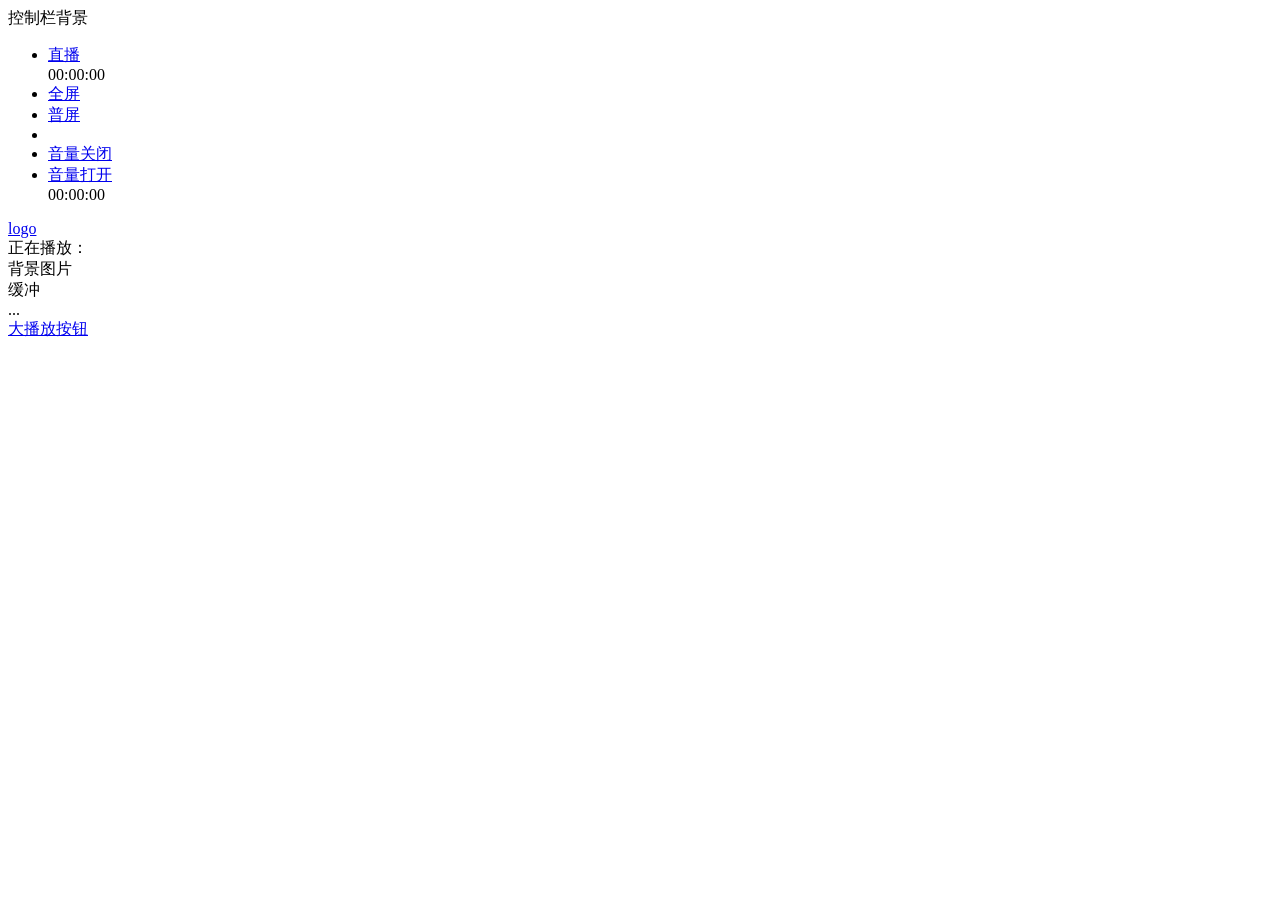
<file: lib/dist/html/skins/liveFlowPlayer/skin.html>
<!DOCTYPE html>
<html lang="en">
<head>
	<meta charset="utf-8" />
</head>
<body>
	<div class="sewise-player-ui">
		<div class="controlbar">
			<div class="controlbar-bg">控制栏背景</div>
			<ul class="controlbar-btns">
				<!--<li><a href="javascript:;" class="controlbar-btns-play" tabindex="1">播放</a></li>
				<li><a href="javascript:;" class="controlbar-btns-pause" tabindex="2">暂停</a></li>-->
				<li><a href="javascript:;" class="controlbar-btns-live" tabindex="2">直播</a></li>
				<div class="controlbar-playtime">00:00:00</div>
				<div class="controlbar-progress">
					<div class="controlbar-progress-totalline"></div>
					<div class="controlbar-progress-loadedline"></div>
					<div class="controlbar-progress-playedline"></div>
					<div class="controlbar-progress-seekline"></div>
					<div class="controlbar-progress-playpoint"></div>
				</div>
				<li class="right-float"><a href="javascript:;" class="controlbar-btns-fullscreen" tabindex="1">全屏</a></li>
				<li class="right-float"><a href="javascript:;" class="controlbar-btns-normalscreen" tabindex="1">普屏</a></li>
				<li class="right-float">
					<div class="controlbar-volumeline">
						<div class="controlbar-volumeline-bg"></div>
						<div class="controlbar-volumeline-volume"></div>
						<div class="controlbar-volumeline-dragger"></div>
						<div class="controlbar-volumeline-point"></div>
					</div>
				</li>
				<li class="right-float"><a href="javascript:;" class="controlbar-btns-soundclose" tabindex="1">音量关闭</a></li>
				<li class="right-float"><a href="javascript:;" class="controlbar-btns-soundopen" tabindex="1">音量打开</a></li>
				<div class="controlbar-totaltime">00:00:00</div>
			</ul>
		</div>
		<div class="logo">
			<a href="http://www.sewise.com/" target="_blank" class="logo-icon" tabindex="1">logo</a>
		</div>
		<div class="topbar">
			<div class="topbar-program">
				<div class="topbar-program-tip">正在播放：</div>
				<div class="topbar-program-title"></div>
			</div>
			<div class="topbar-clock"></div>
		</div>
		<div class="buffer">
			<div class="buffer-bg">背景图片</div>
			<div class="buffer-text">
				<div class="buffer-text-tip">缓冲</div>
				<div class="buffer-text-bufferPt">...</div>
			</div>
		</div>
		<div class="big-play-btn">
			<a href="javascript:;" class="big-play-icon" tabindex="1">大播放按钮</a>
		</div>
		<!--<div class="clarity-switch-btn">
			<a href="javascript:;" class="clarity-btn-text" tabindex="1">默认</a>
		</div>-->
	</div>
</body>
</html>
</file>
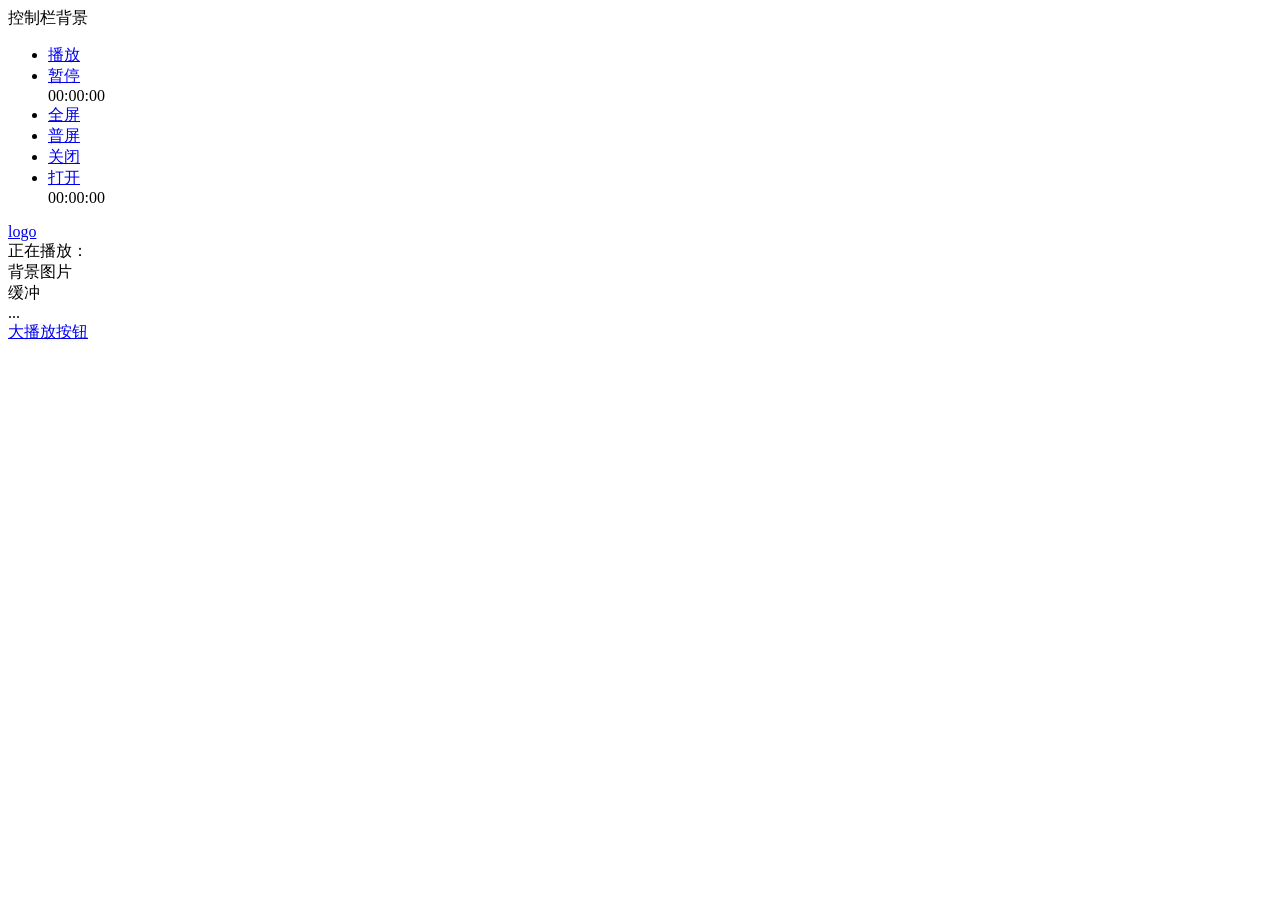
<file: lib/dist/html/skins/liveLight/skin.html>
<!DOCTYPE html>
<html lang="en">
<head>
	<meta charset="utf-8" />
</head>
<body>
	<div class="sewise-player-ui">
		<div class="controlbar">
			<div class="controlbar-bg">控制栏背景</div>
			<ul class="controlbar-btns">
				<li><a href="javascript:;" class="controlbar-btns-play" tabindex="1">播放</a></li>
				<li><a href="javascript:;" class="controlbar-btns-pause" tabindex="2">暂停</a></li>
				<div class="controlbar-playtime">00:00:00</div>
				<div class="controlbar-progress">
					<div class="controlbar-progress-totalline"></div>
					<div class="controlbar-progress-loadedline"></div>
					<div class="controlbar-progress-playedline"></div>
					<div class="controlbar-progress-seekline"></div>
					<div class="controlbar-progress-playpoint"></div>
				</div>
				<li class="right-float"><a href="javascript:;" class="controlbar-btns-fullscreen" tabindex="1">全屏</a></li>
				<li class="right-float"><a href="javascript:;" class="controlbar-btns-normalscreen" tabindex="1">普屏</a></li>
				
				<li class="right-float"><a href="javascript:;" class="controlbar-btns-soundclose" tabindex="1">关闭</a></li>
				<li class="right-float"><a href="javascript:;" class="controlbar-btns-soundopen" tabindex="1">打开</a></li>
				<div class="controlbar-totaltime">00:00:00</div>
			</ul>
			<div class="controlbar-volumeline">
				<div class="controlbar-volumeline-bg"></div>
				<div class="controlbar-volumeline-volume"></div>
				<div class="controlbar-volumeline-dragger"></div>
				<div class="controlbar-volumeline-point"></div>
		    </div>
		</div>
		
		<div class="logo">
			<a href="javascript:void(0)" class="logo-icon" tabindex="1">logo</a>
		</div>
		<div class="topbar">
			<div class="topbar-program">
				<div class="topbar-program-tip">正在播放：</div>
				<div class="topbar-program-title"></div>
			</div>
			<div class="topbar-clock"></div>
		</div>
		<div class="buffer">
			<div class="buffer-bg">背景图片</div>
			<div class="buffer-text">
				<div class="buffer-text-tip">缓冲</div>
				<div class="buffer-text-bufferPt">...</div>
			</div>
		</div>
		<div class="big-play-btn">
			<a href="javascript:;" class="big-play-icon" tabindex="1">大播放按钮</a>
		</div>
	</div>
</body>
</html>
</file>
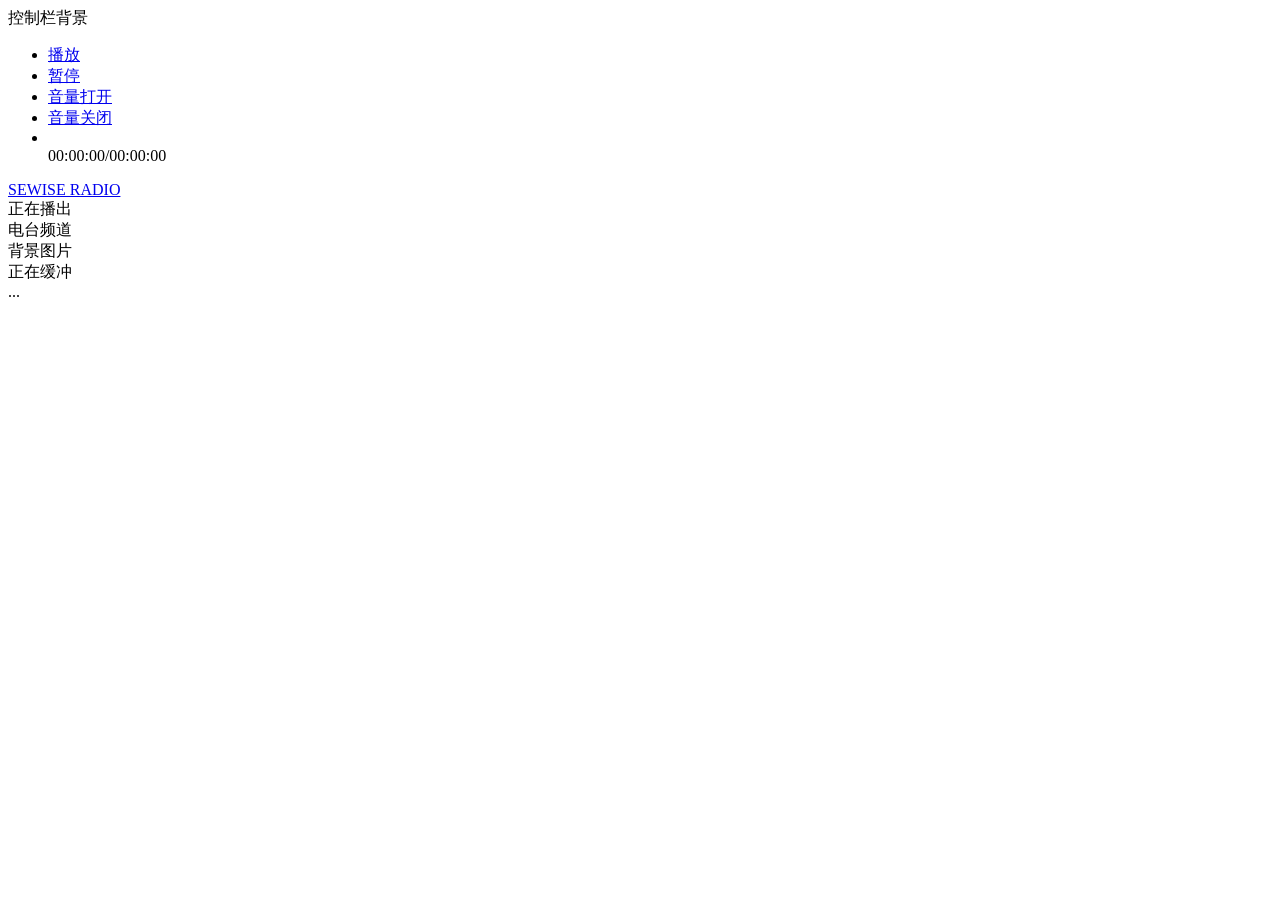
<file: lib/dist/html/skins/liveRadio/skin.html>
<!DOCTYPE html>
<html lang="en">
<head>
	<meta charset="utf-8" />
</head>
<body>
	<div class="sewise-player-ui">
		<div class="controlbar">
			<div class="controlbar-bg">控制栏背景</div>
			<div class="controlbar-progress">
				<div class="controlbar-progress-totalline"></div>
				<div class="controlbar-progress-loadedline"></div>
				<div class="controlbar-progress-playedline"></div>
				<div class="controlbar-progress-seekline"></div>
				<div class="controlbar-progress-playpoint"></div>
			</div>
			<ul class="controlbar-btns">
				<li><a href="javascript:;" class="controlbar-btns-play" tabindex="1">播放</a></li>
				<li><a href="javascript:;" class="controlbar-btns-pause" tabindex="2">暂停</a></li>
				<li><a href="javascript:;" class="controlbar-btns-soundopen" tabindex="1">音量打开</a></li>
				<li><a href="javascript:;" class="controlbar-btns-soundclose" tabindex="1">音量关闭</a></li>
				<li>
					<div class="controlbar-volumeline">
						<div class="controlbar-volumeline-bg"></div>
						<div class="controlbar-volumeline-volume"></div>
						<div class="controlbar-volumeline-dragger"></div>
						<div class="controlbar-volumeline-point"></div>
					</div>
				</li>
				<div class="controlbar-playtime">00:00:00/00:00:00</div>
			</ul>
		</div>
		<div class="logo">
			<a href="http://www.sewise.com/" target="_blank" class="logo-icon" tabindex="1">SEWISE RADIO</a>
		</div>
		<div class="topbar">
			<div class="topbar-program">
				<div class="topbar-clock"></div>
				<div class="topbar-program-tip">正在播出</div>
				<div class="topbar-program-title">电台频道</div>
			</div>
		</div>
		<div class="buffer">
			<div class="buffer-bg">背景图片</div>
			<div class="buffer-text">
				<div class="buffer-text-tip">正在缓冲</div>
				<div class="buffer-text-bufferPt">...</div>
			</div>
		</div>
	</div>
</body>
</html>
</file>
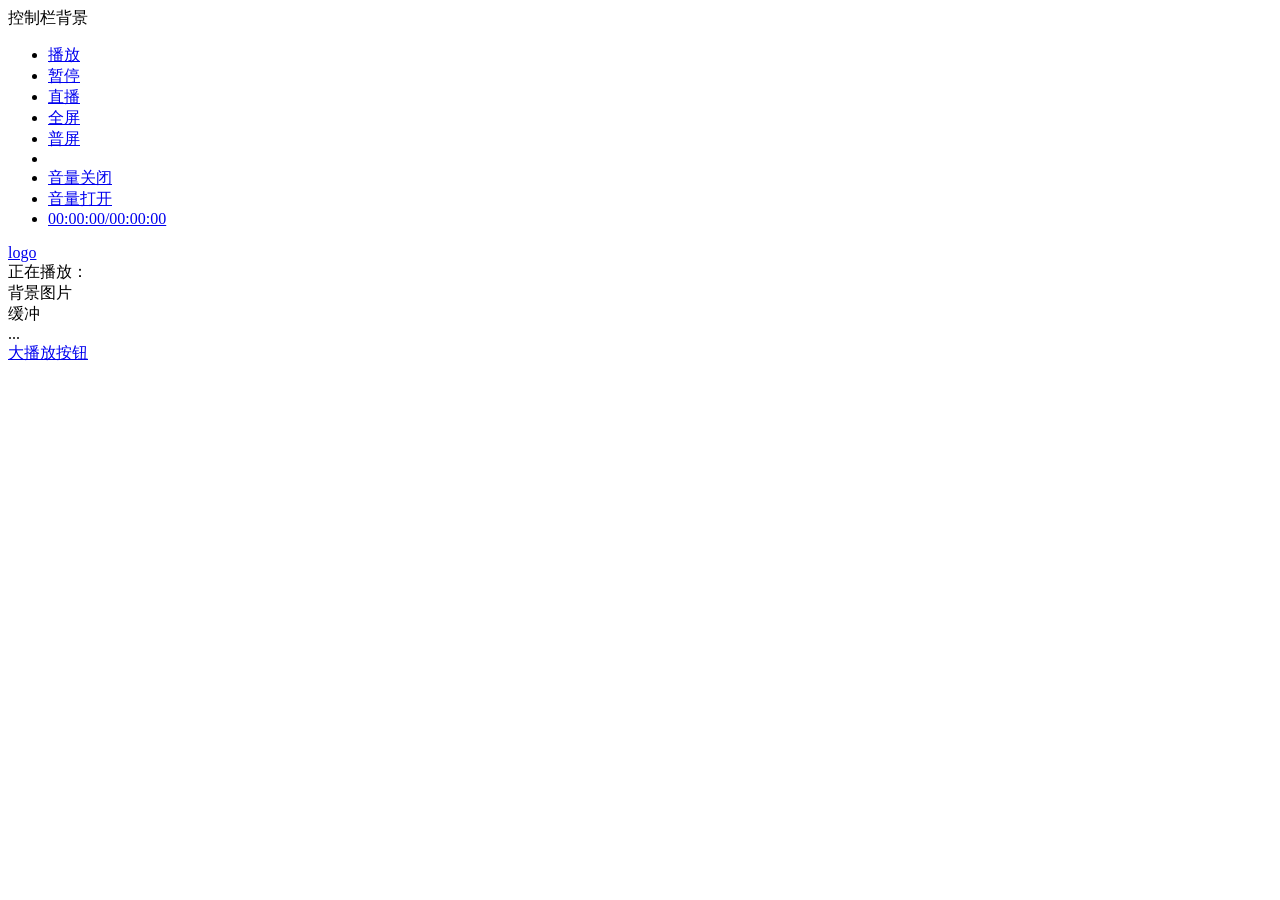
<file: lib/dist/html/skins/liveWhite/skin.html>
<!DOCTYPE html>
<html lang="en">
<head>
	<meta charset="utf-8" />
</head>
<body>
	<div class="sewise-player-ui">
		<div class="controlbar">
			<div class="controlbar-bg">控制栏背景</div>
			<ul class="controlbar-btns">
				<li><a href="javascript:;" class="controlbar-btns-play" tabindex="1">播放</a></li>
				<li><a href="javascript:;" class="controlbar-btns-pause" tabindex="1">暂停</a></li>
				<li><a href="javascript:;" class="controlbar-btns-live" tabindex="2">直播</a></li>
				<div class="controlbar-progress">
					<div class="controlbar-progress-totalline"></div>
					<div class="controlbar-progress-loadedline"></div>
					<div class="controlbar-progress-playedline"></div>
					<div class="controlbar-progress-seekline"></div>
					<div class="controlbar-progress-playpoint" tabindex="3"></div>
				</div>
				<li class="right-float"><a href="javascript:;" class="controlbar-btns-fullscreen" tabindex="6">全屏</a></li>
				<li class="right-float"><a href="javascript:;" class="controlbar-btns-normalscreen" tabindex="6">普屏</a></li>
				<li class="right-float" >
					<div class="controlbar-volumeline">
						<div class="controlbar-volumeline-bg"></div>
						<div class="controlbar-volumeline-volume"></div>
						<div class="controlbar-volumeline-dragger"></div>
						<div class="controlbar-volumeline-point"></div>
					</div>
				</li>
				<li class="right-float"><a href="javascript:;" class="controlbar-btns-soundclose" tabindex="1">音量关闭</a></li>
				<li class="right-float"><a href="javascript:;" class="controlbar-btns-soundopen" tabindex="1">音量打开</a></li>
				<li class="right-float"><a href="javascript:;"><div class="controlbar-playtime">00:00:00/00:00:00</div></a></li>
			</ul>
		</div>
		<div class="logo">
			<a href="http://www.sewise.com/" target="_blank" class="logo-icon">logo</a>
		</div>
		<div class="topbar">
			<div class="topbar-program">
				<div class="topbar-program-tip">正在播放：</div>
				<div class="topbar-program-title"></div>
			</div>
			<div class="topbar-clock"></div>
		</div>
		<div class="buffer">
			<div class="buffer-bg">背景图片</div>
			<div class="buffer-text">
				<div class="buffer-text-tip">缓冲</div>
				<div class="buffer-text-bufferPt">...</div>
			</div>
		</div>
		<div class="big-play-btn">
			<a href="javascript:;" class="big-play-icon" tabindex="1">大播放按钮</a>
		</div>
	</div>
</body>
</html>
</file>
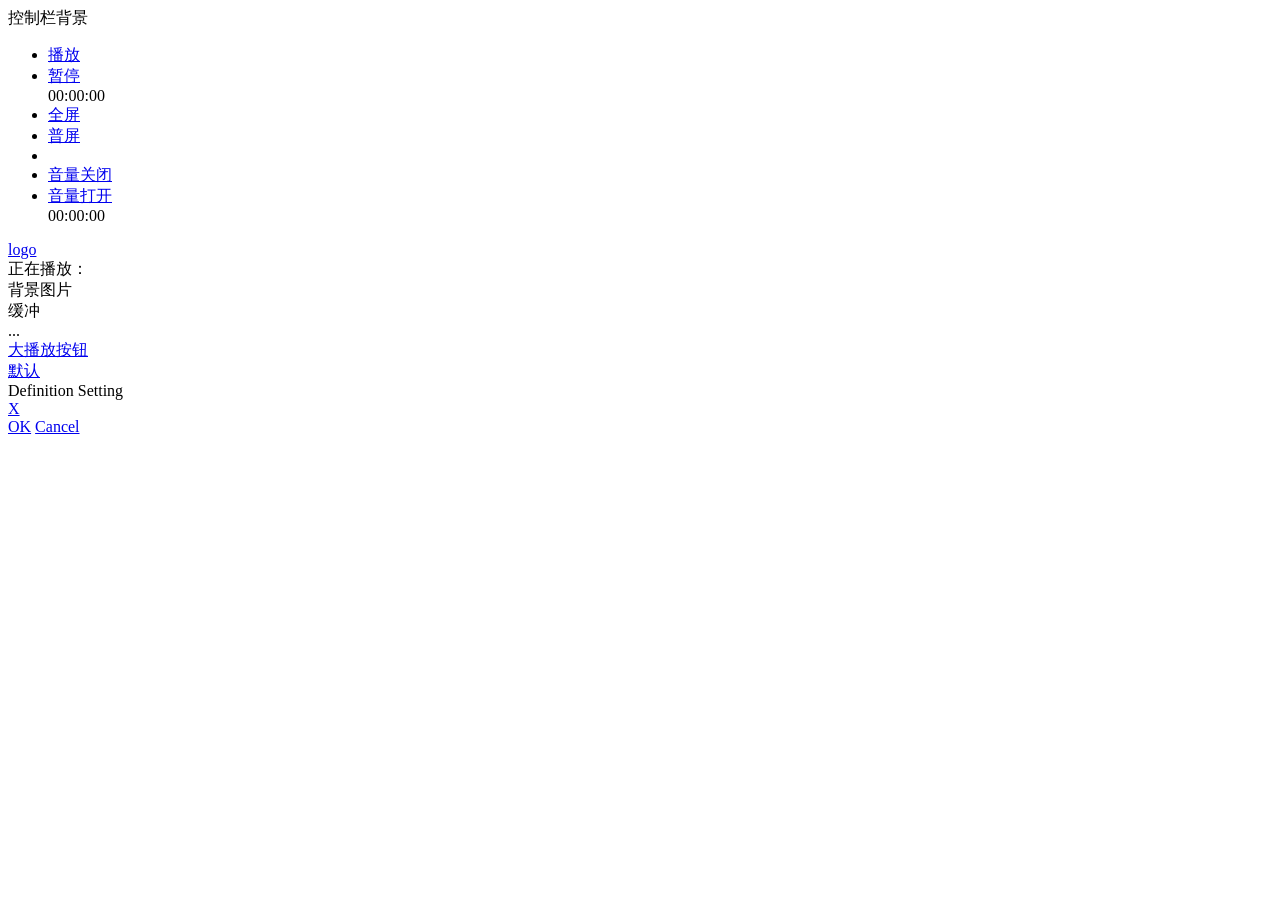
<file: lib/dist/html/skins/vodFlowPlayer/skin.html>
<!DOCTYPE html>
<html lang="en">
<head>
	<meta charset="utf-8" />
</head>
<body>
	<div class="sewise-player-ui">
		<div class="controlbar">
			<div class="controlbar-bg">控制栏背景</div>
			<ul class="controlbar-btns">
				<li><a href="javascript:;" class="controlbar-btns-play" tabindex="1">播放</a></li>
				<li><a href="javascript:;" class="controlbar-btns-pause" tabindex="2">暂停</a></li>
				<div class="controlbar-playtime">00:00:00</div>
				<div class="controlbar-progress">
					<div class="controlbar-progress-totalline"></div>
					<div class="controlbar-progress-loadedline"></div>
					<div class="controlbar-progress-playedline"></div>
					<div class="controlbar-progress-seekline"></div>
					<div class="controlbar-progress-playpoint"></div>
				</div>
				<li class="right-float"><a href="javascript:;" class="controlbar-btns-fullscreen" tabindex="1">全屏</a></li>
				<li class="right-float"><a href="javascript:;" class="controlbar-btns-normalscreen" tabindex="1">普屏</a></li>
				<li class="right-float">
					<div class="controlbar-volumeline">
						<div class="controlbar-volumeline-bg"></div>
						<div class="controlbar-volumeline-volume"></div>
						<div class="controlbar-volumeline-dragger"></div>
						<div class="controlbar-volumeline-point"></div>
					</div>
				</li>
				<li class="right-float"><a href="javascript:;" class="controlbar-btns-soundclose" tabindex="1">音量关闭</a></li>
				<li class="right-float"><a href="javascript:;" class="controlbar-btns-soundopen" tabindex="1">音量打开</a></li>
				<div class="controlbar-totaltime">00:00:00</div>
			</ul>
		</div>
		<div class="logo">
			<a href="http://www.sewise.com/" target="_blank" class="logo-icon" tabindex="1">logo</a>
		</div>
		<div class="topbar">
			<div class="topbar-program">
				<div class="topbar-program-tip">正在播放：</div>
				<div class="topbar-program-title"></div>
			</div>
			<div class="topbar-clock"></div>
		</div>
		<div class="buffer">
			<div class="buffer-bg">背景图片</div>
			<div class="buffer-text">
				<div class="buffer-text-tip">缓冲</div>
				<div class="buffer-text-bufferPt">...</div>
			</div>
		</div>
		<div class="big-play-btn">
			<a href="javascript:;" class="big-play-icon" tabindex="1">大播放按钮</a>
		</div>
		<div class="clarity-switch-btn">
			<a href="javascript:;" class="clarity-btn-text" tabindex="1">默认</a>
		</div>
		<div class="controlbar-clarity-window">
				<div class="clarity-box">
				 <div>
				    <div class="clarity-Title">Definition Setting</div>
				    <div class="clarity-Close"><a href="javascript:;" name="cancel_clarity">X</a></div>
				 </div>
				 <div class="clarity-radios-group">	
				 </div> 
				 <div class="clarity-btns">
				    <a class="clarity-btn-ok" href="javascript:;" name="confirm_clarity">OK</a>
				    <a class="clarity-btn-cancel" href="javascript:;" name="cancel_clarity">Cancel</a> 
				 </div>
				</div>
		</div>
	</div>
</body>
</html>
</file>
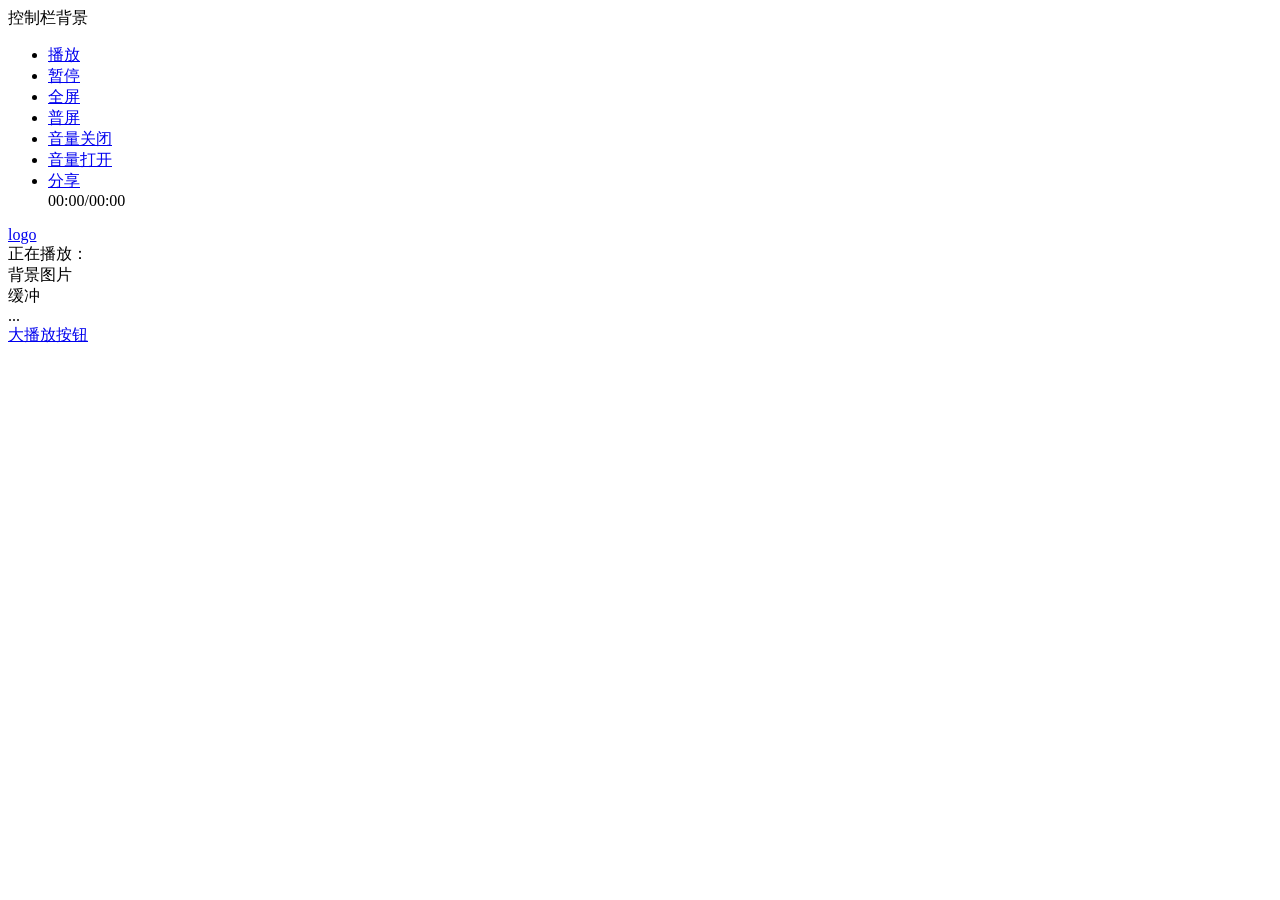
<file: lib/dist/html/skins/vodMobileTransparent/skin.html>
<!DOCTYPE html>
<html lang="en">
<head>
	<meta charset="utf-8" />
</head>
<body>
	<div class="sewise-player-ui">
		<div class="controlbar">
			<div class="controlbar-bg">控制栏背景</div>
			<div class="controlbar-progress">
				<div class="controlbar-progress-totalline"></div>
				<div class="controlbar-progress-loadedline"></div>
				<div class="controlbar-progress-playedline"></div>
				<div class="controlbar-progress-seekline"></div>
				<div class="controlbar-progress-playpoint"></div>
			</div>
			<ul class="controlbar-btns">
				<li><a href="javascript:;" class="controlbar-btns-play" tabindex="1">播放</a></li>
				<li><a href="javascript:;" class="controlbar-btns-pause" tabindex="2">暂停</a></li>
				<li class="right-float"><a href="javascript:;" class="controlbar-btns-fullscreen" tabindex="1">全屏</a></li>
				<li class="right-float"><a href="javascript:;" class="controlbar-btns-normalscreen" tabindex="1">普屏</a></li>
				<li class="right-float"><a href="javascript:;" class="controlbar-btns-soundclose" tabindex="1">音量关闭</a></li>
				<li class="right-float"><a href="javascript:;" class="controlbar-btns-soundopen" tabindex="1">音量打开</a></li>
				<li class="right-float"><a href="javascript:;" class="controlbar-btns-share" tabindex="1">分享</a></li>
				<div class="controlbar-playtime">00:00/00:00</div>
			</ul>
		</div>
		<div class="logo">
			<a href="http://www.sewise.com/" target="_blank" class="logo-icon">logo</a>
		</div>
		<div class="topbar">
			<div class="topbar-program">
				<div class="topbar-program-tip">正在播放：</div>
				<div class="topbar-program-title"></div>
			</div>
			<div class="topbar-clock"></div>
		</div>
		<div class="buffer">
			<div class="buffer-bg">背景图片</div>
			<div class="buffer-text">
				<div class="buffer-text-tip">缓冲</div>
				<div class="buffer-text-bufferPt">...</div>
			</div>
		</div>
		<div class="big-play-btn">
			<a href="javascript:;" class="big-play-icon" tabindex="1">大播放按钮</a>
		</div>
	</div>
</body>
</html>
</file>
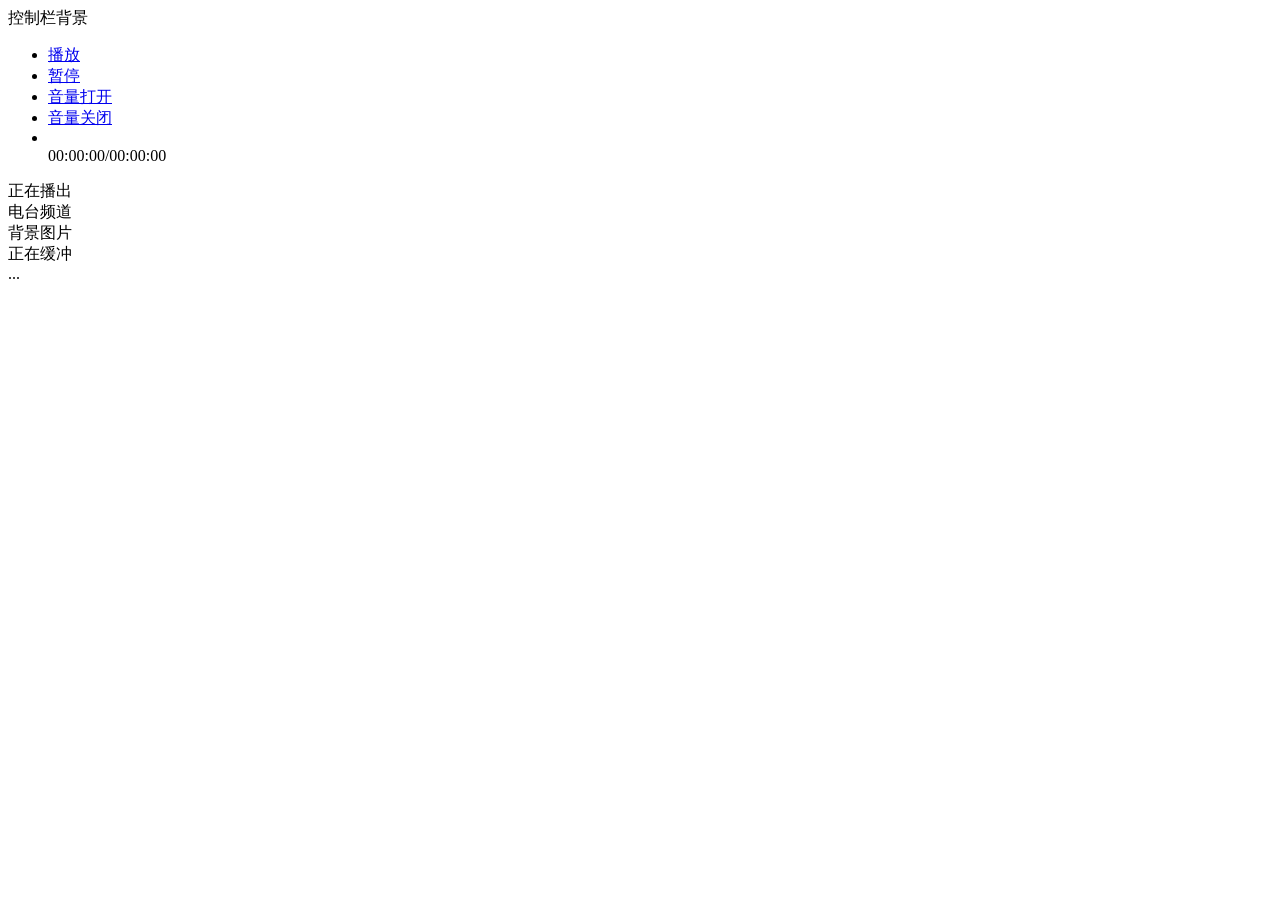
<file: lib/dist/html/skins/vodRadio/skin.html>
<!DOCTYPE html>
<html lang="en">
<head>
	<meta charset="utf-8" />
</head>
<body>
	<div class="sewise-player-ui">
		<div class="controlbar">
			<div class="controlbar-bg">控制栏背景</div>
			<div class="controlbar-progress">
				<div class="controlbar-progress-totalline"></div>
				<div class="controlbar-progress-loadedline"></div>
				<div class="controlbar-progress-playedline"></div>
				<div class="controlbar-progress-seekline"></div>
				<div class="controlbar-progress-playpoint"></div>
			</div>
			<ul class="controlbar-btns">
				<li><a href="javascript:;" class="controlbar-btns-play" tabindex="1">播放</a></li>
				<li><a href="javascript:;" class="controlbar-btns-pause" tabindex="2">暂停</a></li>
				<li><a href="javascript:;" class="controlbar-btns-soundopen" tabindex="1">音量打开</a></li>
				<li><a href="javascript:;" class="controlbar-btns-soundclose" tabindex="1">音量关闭</a></li>
				<li>
					<div class="controlbar-volumeline">
						<div class="controlbar-volumeline-bg"></div>
						<div class="controlbar-volumeline-volume"></div>
						<div class="controlbar-volumeline-dragger"></div>
						<div class="controlbar-volumeline-point"></div>
					</div>
				</li>
				<div class="controlbar-playtime">00:00:00/00:00:00</div>
			</ul>
		</div>
		<div class="logo">
			<a href="http://www.sewise.com/" target="_blank" class="logo-icon" tabindex="1"></a>
		</div>
		<div class="topbar">
			<div class="topbar-program">
				<div class="topbar-clock"></div>
				<div class="topbar-program-tip">正在播出</div>
				<div class="topbar-program-title">电台频道</div>
			</div>
		</div>
		<div class="buffer">
			<div class="buffer-bg">背景图片</div>
			<div class="buffer-text">
				<div class="buffer-text-tip">正在缓冲</div>
				<div class="buffer-text-bufferPt">...</div>
			</div>
		</div>
	</div>
</body>
</html>
</file>
<file: css/index.css>
* {
  margin: 0 auto;
  padding: 0;
  box-sizing: border-box;
}
body {
  font-family: 'Microsoft YaHei';
  -webkit-font-smoothing: antialiased;
  -moz-osx-font-smoothing: grayscale;
  font-size: 16px;
  background: #f4f4f4;
}
a,
a:hover,
a:link,
a:active,
a:visited {
  text-decoration: none;
}
ul,
li {
  list-style-type: none;
}
nav {
  background: #fff;
  box-shadow: 0 3px 5px rgba(110, 110, 110, 0.2);
  width: 100%;
  position: relative;
  line-height: 86px;
  text-align: center;
}
nav .nav_box {
  display: inline-block;
}
nav .nav_box .logo {
  width: 100px;
  margin-right: 50px;
}
nav .nav_box .logo img {
  width: 100%;
}
nav .nav_box .nav_li {
  max-width: 800px;
  display: inline-block;
  line-height: 86px;
  margin-bottom: 0;
  margin-right: 100px;
}
nav .nav_box .nav_li li {
  display: inline-block;
  margin-right: 2rem;
}
nav .nav_box .nav_li li.active,
nav .nav_box .nav_li li:hover {
  position: relative;
}
nav .nav_box .nav_li li.active:after,
nav .nav_box .nav_li li:hover:after {
  content: ' ';
  display: block;
  width: 5px;
  height: 5px;
  background: #bbb;
  border-radius: 100%;
  position: absolute;
  top: 80%;
  left: 45%;
}
nav .nav_box .nav_li li.active a,
nav .nav_box .nav_li li:hover a {
  color: #222;
}
nav .nav_box .nav_li li a {
  display: block;
  color: #999;
}
nav .nav_box .search_box {
  margin-right: 20px;
  color: #999;
  display: inline-block;
}
nav .nav_box .search_box div {
  display: inline-block;
  margin-right: 20px;
}
nav .nav_box .search_box div p {
  margin-bottom: 0;
}
nav .nav_box .search_box .nav_tag {
  position: relative;
  margin-right: 30px;
}
nav .nav_box .search_box .nav_tag a {
  color: #999;
}
nav .nav_box .search_box .nav_tag i {
  position: absolute;
  top: -18px;
  right: -20px;
}
nav .nav_box .search_box .nav_tag i img {
  width: 20px;
  height: 20px;
}
nav .nav_box .search_box .search {
  line-height: 5rem;
  position: relative;
  width: 364px;
}
nav .nav_box .search_box .search .btn {
  position: absolute;
  right: 0px;
  background: url(../images/icon_search.png) no-repeat;
  width: 2.5rem;
  height: 2.5rem;
  top: 1.5rem;
  margin-right: 0.2rem;
}
nav .nav_box .search_box .search input {
  width: 100%;
  line-height: 2.5rem;
  border-radius: 20px;
  border: 1px solid #ddd;
  outline: none;
  padding-left: 1rem;
}
nav .nav_box .search_box .userinfo,
nav .nav_box .search_box .userinfo_btn {
  display: none;
  position: relative;
}
nav .nav_box .search_box .userinfo.active,
nav .nav_box .search_box .userinfo_btn.active {
  display: inline-block;
}
nav .nav_box .search_box .userinfo .user_history,
nav .nav_box .search_box .userinfo_btn .user_history {
  position: absolute;
  width: 120px;
  padding: 15px 5px;
  background: #fff;
  border-radius: 5px;
  box-shadow: 0 0 10px rgba(0, 0, 0, 0.3);
  text-align: center;
  left: -30px;
  top: 80px;
  font-size: 14px;
  line-height: 2.5rem;
  z-index: 2;
  display: none;
}
nav .nav_box .search_box .userinfo .user_history:before,
nav .nav_box .search_box .userinfo_btn .user_history:before {
  content: '';
  transform: rotate(45deg);
  display: block;
  position: absolute;
  width: 16px;
  height: 16px;
  background: #fff;
  top: -8px;
  left: 50px;
}
nav .nav_box .search_box .userinfo .user_history li,
nav .nav_box .search_box .userinfo_btn .user_history li {
  margin-right: 0;
}
nav .nav_box .search_box .userinfo .user_history li:first-child,
nav .nav_box .search_box .userinfo_btn .user_history li:first-child {
  border-bottom: 1px solid #999;
}
nav .nav_box .search_box .userinfo .user_history li a,
nav .nav_box .search_box .userinfo_btn .user_history li a {
  display: block;
  color: #999;
}
nav .nav_box .search_box .userinfo img,
nav .nav_box .search_box .userinfo_btn img {
  width: 50px;
  height: 50px;
}
nav .nav_box .search_box .userinfo p,
nav .nav_box .search_box .userinfo_btn p {
  display: inline-block;
}
.position_btn {
  position: fixed;
  width: 72px;
  right: 100px;
  bottom: 20%;
  text-align: center;
}
.position_btn .go_top {
  cursor: pointer;
  height: 72px;
  border-radius: 100%;
  background-color: #cacfd2;
  background-image: url('../images/icon_back_to_top.png');
  background-repeat: no-repeat;
  background-position: center;
  margin-bottom: 28px;
}
.position_btn .go_download {
  cursor: pointer;
  font-size: 14px;
}
.position_btn .go_download img {
  width: 100%;
}
.login_box {
  position: fixed;
  top: 0;
  height: 1000px;
  height: 100vh;
  width: 100%;
  z-index: 10;
  display: none;
  opacity: 0;
  transtion: all 0.5s;
}
.login_box .login_main {
  padding: 28px;
  background-color: #fff;
  border-radius: 10px;
  width: 580px;
  margin-top: 10%;
}
.login_box .login_main .title {
  font-size: 28px;
  color: #212b3d;
  text-align: center;
  padding: 20px 0;
  padding-bottom: 41px;
  border-bottom: 1px solid #eaeaea;
}
.login_box .login_main .sanfang {
  margin: 40px 92px;
  margin-bottom: 70px;
}
.login_box .login_main .sanfang span {
  width: 60px;
  height: 60px;
  display: inline-block;
  background-repeat: no-repeat;
  background-size: cover;
  margin-bottom: 20px;
  margin: 0;
  position: relative;
  background-position: top center;
  padding-bottom: 0px;
  cursor: pointer;
}
.login_box .login_main .sanfang span div,
.login_box .login_main .sanfang span a {
  display: block;
  width: 100%;
  height: 100%;
  opacity: 0;
  position: absolute;
  z-index: 5;
  overflow: hidden;
}
.login_box .login_main .sanfang span p {
  position: absolute;
  bottom: -40px;
  text-align: center;
  width: 100%;
}
.login_box .login_main .sanfang span.weixin {
  background-image: url('../images/wechat.png');
}
.login_box .login_main .sanfang span.weixin a {
  width: 100%;
  height: 100%;
  display: block;
}
.login_box .login_main .sanfang span.qq {
  background-image: url('../images/QQ.png');
  margin: 0 70px;
}
.login_box .login_main .sanfang span.weibo {
  background-image: url('../images/sina.png');
}
.login_box .mask {
  width: 100%;
  height: 100%;
  background-color: rgba(0, 0, 0, 0.5);
  position: absolute;
  z-index: -1;
}
section {
  width: 1250px;
  margin-top: 32px;
}
.recommend {
  width: 948px;
  text-align: left;
}
.recommend .gray-btn {
  background: #cacfd2;
  line-height: 50px;
  border-radius: 5px;
  cursor: pointer;
  color: #fff;
  margin-bottom: -6px;
}
.recommend .gray-btn.refresh {
  margin: 15px auto;
  margin-top: 32px;
}
.recommend .gray-btn.refresh img {
  margin-right: 10px;
}
.recommend .gray-btn .num {
  color: #7a40e4;
  margin: 0 0.5rem;
}
.recommend .move_box {
  width: 300px;
  height: 0px;
  padding-bottom: 260px;
  margin-top: 26px;
  position: relative;
}
.recommend .move_box:nth-child(3n - 1) {
  margin: 26px 24px;
  margin-bottom: 0;
}
.recommend .move_box .move_box_mask {
  width: 100%;
  background: #fff;
  transition: all 0.5s;
  position: absolute;
  box-shadow: 0 0 10px rgba(0, 0, 0, 0.2);
  margin-left: 0;
  top: 0;
  left: 0;
}
.recommend .move_box .move_box_mask:hover {
  width: 102%;
  margin-left: -1%;
}
.recommend .move_box .move_box_mask .img_box {
  height: 168px;
  overflow: hidden;
}
.recommend .move_box img {
  width: 100%;
}
.recommend .move_box .moveInfo {
  padding: 10px;
}
.recommend .move_box .moveInfo p {
  padding: 0;
  margin: 0;
  height: 5rem;
  line-height: 2.2rem;
  overflow: hidden;
  text-align: left;
  font-size: 14px;
}
.recommend .move_box .moveInfo .operation .watch_box,
.recommend .move_box .moveInfo .operation .like_box,
.recommend .move_box .moveInfo .operation .comment_box {
  color: #bbb;
  display: inline-block;
  text-align: left;
}
.recommend .move_box .moveInfo .operation .watch_box i,
.recommend .move_box .moveInfo .operation .like_box i,
.recommend .move_box .moveInfo .operation .comment_box i {
  width: 18px;
  display: inline-block;
  margin-right: 8px;
}
.recommend .move_box .moveInfo .operation .watch_box i img,
.recommend .move_box .moveInfo .operation .like_box i img,
.recommend .move_box .moveInfo .operation .comment_box i img {
  margin-top: -3px;
}
.recommend .move_box .moveInfo .operation .watch_box {
  width: 50%;
  padding-left: 0;
}
.recommend .move_box .moveInfo .operation .like_box {
  margin-right: 1rem;
}
.recommend .move_box .moveInfo .operation .comment_box {
  vertical-align: super;
}
.recommend .move_box .moveInfo .operation .comment_box i img {
  margin-top: -5px;
}
.right_list {
  width: 256px;
  margin-left: 46px;
  float: right;
}
.right_list .download_box {
  position: relative;
  padding: 0px 30px;
}
.right_list .download_box .float_download {
  with: 450px;
  background: #fff;
  box-shadow: 0 0 10px rgba(0, 0, 0, 0.5);
  padding: 28px 0;
}
.right_list .download_box img {
  width: 100%;
}
.right_list .download_box p {
  color: #999;
  font-size: 14px;
  margin-top: 8px;
  margin-bottom: 20px;
  text-align: center;
}
.right_list .download_box .download_btn {
  text-align: center;
}
.right_list .download_box .download_btn img {
  width: 20%;
}
.right_list .download_box .download_btn a {
  display: block;
  background: #7a40e4;
  color: #fff;
  border-radius: 10px;
  line-height: 4rem;
}
.right_list .download_box .download_btn a img {
  width: 100%;
}
.right_list .right_list_box {
  width: 100%;
  border-radius: 8px;
  box-shadow: 0 0 10px rgba(0, 0, 0, 0.2);
  margin-top: 36px;
  padding: 16px ;
  background: #fff;
}
.right_list .right_list_box .title {
  text-align: center;
  color: #222;
  font-weight: bold;
}
.right_list .right_list_box ul .date_ul {
  color: #999;
  margin: 10px auto;
}
.right_list .right_list_box ul .date_ul .btn_prev,
.right_list .right_list_box ul .date_ul .btn_next {
  display: inline-block;
  width: 10px;
  height: 20px;
  background-image: url('../images/date_left.png');
  background-repeat: no-repeat;
  background-position: center;
  background-size: contain;
  vertical-align: top;
  float: left;
}
.right_list .right_list_box ul .date_ul .btn_next {
  transform: rotate(180deg);
  float: right;
}
.right_list .right_list_box ul li {
  border-top: 1px solid #ddd;
  padding: 10px 0;
  cursor: pointer;
  position: relative;
}
.right_list .right_list_box ul li .main {
  color: #666;
  font-size: 14px;
  height: 3rem;
  overflow: hidden;
  padding: 0 4px;
}
.right_list .right_list_box ul li .operation_box {
  color: #999;
}
.right_list .right_list_box ul li .operation_box .like_box,
.right_list .right_list_box ul li .operation_box .comment_box {
  line-height: 2rem;
}
.right_list .right_list_box ul li .operation_box .like_box i,
.right_list .right_list_box ul li .operation_box .comment_box i {
  width: 2rem;
}
.right_list .right_list_box ul li .img_active {
  display: none;
  position: relative;
  text-align: center;
  transition: all 0.5s;
}
.right_list .right_list_box ul li .img_active img {
  width: 214px;
  height: 122px;
  margin-bottom: 10px;
}
.right_list .right_list_box ul li:before {
  content: ' ';
  opacity: 0.2;
  position: absolute;
  left: -16px;
  display: block;
  height: 0;
  width: 4px;
  background: #838c96;
  top: 50%;
  transition: all 0.5s;
  margin-top: 0;
  margin-bottom: 0;
}
.right_list .right_list_box ul li:hover:before,
.right_list .right_list_box ul li.active:before {
  height: 100%;
  top: 0;
  opacity: 1;
}
.right_list .right_list_box ul li:hover .img_active,
.right_list .right_list_box ul li.active .img_active {
  display: block;
}
.right_list .list_top {
  background: #fff;
  border-radius: 8px;
  padding: 10px;
  box-shadow: 0 0 10px rgba(0, 0, 0, 0.3);
  margin: 50px auto;
}
.right_list .list_top .title {
  font-weight: bold;
  line-height: 42px;
}
.right_list .list_top .title .tapic_right {
  width: 20px;
  height: 14px;
  float: right;
  margin-top: 16px;
  background-image: url('../images/icon_huan.png');
  background-repeat: no-repeat;
  background-size: contain;
}
.right_list .list_top .title .tapic_right:hover {
  background-image: url('../images/icon_huan_hover.png');
}
.right_list .list_top ul li {
  border-top: 1px solid #999;
  padding: 10px 0;
}
.right_list .list_top ul li .img_box {
  position: relative;
  width: 235px;
  height: 95px;
  overflow: hidden;
}
.right_list .list_top ul li .img_box img {
  width: 100%;
}
.right_list .list_top ul li .img_box .tag_title {
  position: absolute;
  background: rgba(0, 0, 0, 0.5);
  color: #fff;
  width: 100%;
  padding: 0.5rem 1rem;
  bottom: 0;
  text-overflow: ellipsis;
  white-space: nowrap;
  overflow: hidden;
  font-size: 14px;
}
.right_list .list_top ul li p {
  padding: 8px 15px;
  padding-bottom: 2px;
  margin-bottom: 0;
  font-size: 16px;
  color: #212b3d;
}
</file>
<file: css/main.css>
* {
  margin: 0 auto;
  padding: 0;
  box-sizing: border-box;
}
body {
  font-family: 'Microsoft YaHei';
  -webkit-font-smoothing: antialiased;
  -moz-osx-font-smoothing: grayscale;
  font-size: 16px;
  background: #f4f4f4;
}
a,
a:hover,
a:link,
a:active,
a:visited {
  text-decoration: none;
}
ul,
li {
  list-style-type: none;
}
nav {
  background: #fff;
  box-shadow: 0 3px 5px rgba(110, 110, 110, 0.2);
  width: 100%;
  position: relative;
  line-height: 86px;
  text-align: center;
}
nav .nav_box {
  display: inline-block;
}
nav .nav_box .logo {
  width: 100px;
  margin-right: 50px;
}
nav .nav_box .logo img {
  width: 100%;
}
nav .nav_box .nav_li {
  max-width: 800px;
  display: inline-block;
  line-height: 86px;
  margin-bottom: 0;
  margin-right: 100px;
}
nav .nav_box .nav_li li {
  display: inline-block;
  margin-right: 2rem;
}
nav .nav_box .nav_li li.active,
nav .nav_box .nav_li li:hover {
  position: relative;
}
nav .nav_box .nav_li li.active:after,
nav .nav_box .nav_li li:hover:after {
  content: ' ';
  display: block;
  width: 5px;
  height: 5px;
  background: #bbb;
  border-radius: 100%;
  position: absolute;
  top: 80%;
  left: 45%;
}
nav .nav_box .nav_li li.active a,
nav .nav_box .nav_li li:hover a {
  color: #222;
}
nav .nav_box .nav_li li a {
  display: block;
  color: #999;
}
nav .nav_box .search_box {
  margin-right: 20px;
  color: #999;
  display: inline-block;
}
nav .nav_box .search_box div {
  display: inline-block;
  margin-right: 20px;
}
nav .nav_box .search_box div p {
  margin-bottom: 0;
}
nav .nav_box .search_box .nav_tag {
  position: relative;
  margin-right: 30px;
}
nav .nav_box .search_box .nav_tag a {
  color: #999;
}
nav .nav_box .search_box .nav_tag i {
  position: absolute;
  top: -18px;
  right: -20px;
}
nav .nav_box .search_box .nav_tag i img {
  width: 20px;
  height: 20px;
}
nav .nav_box .search_box .search {
  line-height: 5rem;
  position: relative;
  width: 364px;
}
nav .nav_box .search_box .search .btn {
  position: absolute;
  right: 0px;
  background: url(../images/icon_search.png) no-repeat;
  width: 2.5rem;
  height: 2.5rem;
  top: 1.5rem;
  margin-right: 0.2rem;
}
nav .nav_box .search_box .search input {
  width: 100%;
  line-height: 2.5rem;
  border-radius: 20px;
  border: 1px solid #ddd;
  outline: none;
  padding-left: 1rem;
}
nav .nav_box .search_box .userinfo,
nav .nav_box .search_box .userinfo_btn {
  display: none;
  position: relative;
}
nav .nav_box .search_box .userinfo.active,
nav .nav_box .search_box .userinfo_btn.active {
  display: inline-block;
}
nav .nav_box .search_box .userinfo .user_history,
nav .nav_box .search_box .userinfo_btn .user_history {
  position: absolute;
  width: 120px;
  padding: 15px 5px;
  background: #fff;
  border-radius: 5px;
  box-shadow: 0 0 10px rgba(0, 0, 0, 0.3);
  text-align: center;
  left: -30px;
  top: 80px;
  font-size: 14px;
  line-height: 2.5rem;
  z-index: 2;
  display: none;
}
nav .nav_box .search_box .userinfo .user_history:before,
nav .nav_box .search_box .userinfo_btn .user_history:before {
  content: '';
  transform: rotate(45deg);
  display: block;
  position: absolute;
  width: 16px;
  height: 16px;
  background: #fff;
  top: -8px;
  left: 50px;
}
nav .nav_box .search_box .userinfo .user_history li,
nav .nav_box .search_box .userinfo_btn .user_history li {
  margin-right: 0;
}
nav .nav_box .search_box .userinfo .user_history li:first-child,
nav .nav_box .search_box .userinfo_btn .user_history li:first-child {
  border-bottom: 1px solid #999;
}
nav .nav_box .search_box .userinfo .user_history li a,
nav .nav_box .search_box .userinfo_btn .user_history li a {
  display: block;
  color: #999;
}
nav .nav_box .search_box .userinfo img,
nav .nav_box .search_box .userinfo_btn img {
  width: 50px;
  height: 50px;
}
nav .nav_box .search_box .userinfo p,
nav .nav_box .search_box .userinfo_btn p {
  display: inline-block;
}
.position_btn {
  position: fixed;
  width: 72px;
  right: 100px;
  bottom: 20%;
  text-align: center;
}
.position_btn .go_top {
  cursor: pointer;
  height: 72px;
  border-radius: 100%;
  background-color: #cacfd2;
  background-image: url('../images/icon_back_to_top.png');
  background-repeat: no-repeat;
  background-position: center;
  margin-bottom: 28px;
}
.position_btn .go_download {
  cursor: pointer;
  font-size: 14px;
}
.position_btn .go_download img {
  width: 100%;
}
.login_box {
  position: fixed;
  top: 0;
  height: 1000px;
  height: 100vh;
  width: 100%;
  z-index: 10;
  display: none;
  opacity: 0;
  transtion: all 0.5s;
}
.login_box .login_main {
  padding: 28px;
  background-color: #fff;
  border-radius: 10px;
  width: 580px;
  margin-top: 10%;
}
.login_box .login_main .title {
  font-size: 28px;
  color: #212b3d;
  text-align: center;
  padding: 20px 0;
  padding-bottom: 41px;
  border-bottom: 1px solid #eaeaea;
}
.login_box .login_main .sanfang {
  margin: 40px 92px;
  margin-bottom: 70px;
}
.login_box .login_main .sanfang span {
  width: 60px;
  height: 60px;
  display: inline-block;
  background-repeat: no-repeat;
  background-size: cover;
  margin-bottom: 20px;
  margin: 0;
  position: relative;
  background-position: top center;
  padding-bottom: 0px;
  cursor: pointer;
}
.login_box .login_main .sanfang span div,
.login_box .login_main .sanfang span a {
  display: block;
  width: 100%;
  height: 100%;
  opacity: 0;
  position: absolute;
  z-index: 5;
  overflow: hidden;
}
.login_box .login_main .sanfang span p {
  position: absolute;
  bottom: -40px;
  text-align: center;
  width: 100%;
}
.login_box .login_main .sanfang span.weixin {
  background-image: url('../images/wechat.png');
}
.login_box .login_main .sanfang span.weixin a {
  width: 100%;
  height: 100%;
  display: block;
}
.login_box .login_main .sanfang span.qq {
  background-image: url('../images/QQ.png');
  margin: 0 70px;
}
.login_box .login_main .sanfang span.weibo {
  background-image: url('../images/sina.png');
}
.login_box .mask {
  width: 100%;
  height: 100%;
  background-color: rgba(0, 0, 0, 0.5);
  position: absolute;
  z-index: -1;
}
</file>
<file: css/user.css>
section.userintroduction {
  width: 1200px;
  margin: 28px auto;
}
section.userintroduction .userintroduction_box {
  width: 700px;
  background: #fff;
  border-radius: 10px;
  box-shadow: 0 0 3px rgba(0, 0, 0, 0.3);
  float: left;
}
section.userintroduction .userintroduction_box .head_box {
  width: 120px;
  height: 120px;
  border-radius: 100%;
  margin: 44px 33px;
  overflow: hidden;
  float: left;
}
section.userintroduction .userintroduction_box .introduction_text {
  text-align: left;
  margin-top: 70px;
  color: #838c96;
  font-size: 18px;
}
section.userintroduction .userintroduction_box .introduction_text h3 {
  font-size: 28px;
  font-weight: bold;
  color: #212b3d;
}
section.userintroduction .userintroduction_smallbox {
  width: 224px;
  height: 210px;
  border-radius: 10px;
  box-shadow: 0 0 3px rgba(0, 0, 0, 0.3);
  float: left;
}
section.userintroduction .userintroduction_smallbox.history_btn {
  margin: 0px 26px;
  background-color: #fff;
  background-image: url('../images/history_normal.png');
  background-position: center;
  background-repeat: no-repeat;
  cursor: pointer;
}
section.userintroduction .userintroduction_smallbox.history_btn:hover p {
  color: #78b1da;
}
section.userintroduction .userintroduction_smallbox.history_btn.active {
  background-image: url('../images/history_selected.png');
  background-color: #7a40e4;
}
section.userintroduction .userintroduction_smallbox.history_btn.active p {
  color: #fff;
}
section.userintroduction .userintroduction_smallbox.history_btn p {
  color: #adafb3;
  font-size: 18px;
  margin-top: 70%;
  text-align: center;
}
section.userintroduction .userintroduction_smallbox.like_btn {
  background-image: url('../images/like_big_normal.png');
  background-position: center;
  background-repeat: no-repeat;
  cursor: pointer;
  background-color: #fff;
}
section.userintroduction .userintroduction_smallbox.like_btn.active {
  background-color: #f24253;
  background-image: url('../images/like_big_selected.png');
}
section.userintroduction .userintroduction_smallbox.like_btn.active p {
  color: #fff;
}
section.userintroduction .userintroduction_smallbox.like_btn p {
  color: #adafb3;
  font-size: 18px;
  margin-top: 70%;
  text-align: center;
}
section.like_move_box {
  width: 1200px;
  margin: 30px auto;
  position: relative;
}
section.like_move_box .head_box {
  border-bottom: 1px solid #dddfe1;
  padding-bottom: 16px;
}
section.like_move_box .head_box span {
  font-size: 14px;
}
section.like_move_box .head_box span .num {
  color: red;
  margin: 0 5px;
}
section.like_move_box .head_box span a {
  color: #838c96;
}
section.like_move_box .head_box span:hover a {
  color: #212b3d;
}
section.like_move_box .like_move_main {
  width: 1240px;
  position: relative;
  margin-top: 21px;
  background-image: url(../images/nochange.png);
  background-size: 1px;
  background-repeat: repeat-y;
  background-position: left;
  left: -40px;
  padding-left: 40px;
}
section.like_move_box .like_move_main .move_box_day,
section.like_move_box .like_move_main .move_box_date,
section.like_move_box .like_move_main .move_box_early {
  display: block;
  padding-bottom: 60px;
  position: relative;
}
section.like_move_box .like_move_main .move_box_day .date_tag,
section.like_move_box .like_move_main .move_box_date .date_tag,
section.like_move_box .like_move_main .move_box_early .date_tag {
  text-align: center;
  width: 54px;
  line-height: 54px;
  border-radius: 100%;
  display: block;
  background-color: #cacdcf;
  position: absolute;
  top: -5px;
  color: #fff;
  left: -67px;
  z-index: 2;
}
section.like_move_box .like_move_main .move_box_day .date_tag:before,
section.like_move_box .like_move_main .move_box_date .date_tag:before,
section.like_move_box .like_move_main .move_box_early .date_tag:before {
  content: '';
  display: block;
  position: absolute;
  top: -10px;
  left: -10px;
  background: #f4f4f4;
  height: 77px;
  width: 77px;
  z-index: -2;
}
section.like_move_box .like_move_main .move_box_day .date_tag:after,
section.like_move_box .like_move_main .move_box_date .date_tag:after,
section.like_move_box .like_move_main .move_box_early .date_tag:after {
  content: '';
  display: block;
  position: absolute;
  top: 0;
  left: 0;
  background: #cacdcf;
  width: 54px;
  height: 54px;
  border-radius: 100%;
  z-index: -1;
}
section.like_move_box .like_move_main .more_movie {
  clear: both;
  display: block;
  cursor: pointer;
}
section.like_move_box .like_move_main .more_movie i {
  display: inline-block;
  width: 20px;
  text-align: center;
  transform: rotate(90deg);
}
section.like_move_box .like_move_main .move_box {
  cursor: pointer;
  font-size: 14px;
  box-shadow: 0 0 2px rgba(0, 0, 0, 0.2);
  margin-right: 15px;
  margin-bottom: 18px;
}
section.like_move_box .like_move_main .move_box .move_box_mask {
  width: 228px;
  height: 186px;
}
section.like_move_box .like_move_main .move_box .move_box_mask .img_box {
  width: 100%;
  height: 128px;
  overflow: hidden;
}
section.like_move_box .like_move_main .move_box .move_box_mask .img_box img {
  width: 100%;
}
section.like_move_box .like_move_main .move_box .move_box_mask .moveInfo {
  background-color: #fff;
  height: 58px;
  overflow: hidden;
}
section.like_move_box .like_move_main .move_box .move_box_mask .moveInfo p {
  margin: 0;
  margin: 10px;
  color: #212b3d;
  height: 38px;
  display: -webkit-box;
  -webkit-box-orient: vertical;
  -webkit-line-clamp: 2;
  overflow: hidden;
}
section.like_move_box .like_move_main .move_box .move_box_mask:hover .moveInfo p {
  color: #78b1da;
}
section.like_move_box .like_move_main .move_box:nth-child(5n) {
  margin-right: 0;
}
</file>
<file: css/search.css>
.main_body {
  width: 1000px;
}
.main_body .title_search {
  margin-top: 50px;
  background-repeat: no-repeat;
  background-position: center left;
  color: #838c96;
  font-size: 14px;
}
.main_body .title_search .black {
  color: #212b3d;
  font-size: 18px;
  font-weight: bold;
  padding-right: 0.5rem;
}
.main_body .title_search .num {
  color: #78b1da;
  padding: 0 0.5rem;
}
.main_body .tag_box {
  width: 699px;
  margin-top: 40px;
}
.main_body .tag_box li a {
  color: #838c96;
  border: 0;
  font-size: 16px;
  background: rgba(0, 0, 0, 0);
}
.main_body .tag_box li.active,
.main_body .tag_box li:hover {
  color: #212b3d;
  position: relative;
}
.main_body .tag_box li.active:after,
.main_body .tag_box li:hover:after {
  content: "";
  display: inline-block;
  position: absolute;
  bottom: 0;
  width: 100%;
  height: 4px;
  background: #838c96;
}
.main_body .tag_box li.active a,
.main_body .tag_box li:hover a,
.main_body .tag_box li.active a:hover,
.main_body .tag_box li:hover a:hover,
.main_body .tag_box li.active a:active,
.main_body .tag_box li:hover a:active,
.main_body .tag_box li.active a:focus,
.main_body .tag_box li:hover a:focus {
  border: 0;
  background: rgba(0, 0, 0, 0);
}
.main_body .search_content {
  width: 699px;
  margin-bottom: 30px;
}
.main_body .search_content .search_box_info .movie_box {
  background: #fff;
  border: 0;
  height: 166px;
  width: 100%;
  box-shadow: 0 0 5px rgba(0, 0, 0, 0.3);
  margin-top: 26px;
  overflow: hidden;
  padding: 10px;
}
.main_body .search_content .search_box_info .movie_box .img_box {
  position: relative;
  width: 256px;
  height: 144px;
  margin-right: 10px;
}
.main_body .search_content .search_box_info .movie_box .img_box img {
  width: 100%;
  height: 100%;
}
.main_body .search_content .search_box_info .movie_box .img_box .info {
  position: absolute;
  width: 100%;
  padding: 5px;
  overflow: hidden;
  text-overflow: ellipsis;
  white-space: nowrap;
  bottom: 0;
  left: 0;
  font-size: 14px;
  color: #fff;
  background: linear-gradient(to bottom, rgba(0, 0, 0, 0), #000000);
}
.main_body .search_content .search_box_info .movie_box .search_main {
  width: 410px;
  height: 100%;
  position: relative;
  float: left;
}
.main_body .search_content .search_box_info .movie_box .search_main .title {
  color: #838c96;
  margin-bottom: 10px;
}
.main_body .search_content .search_box_info .movie_box .search_main .tag_box {
  margin: 0;
  width: 100%;
  padding: 10px 0;
  overflow: hidden;
}
.main_body .search_content .search_box_info .movie_box .search_main .tag_box span {
  padding: 0.3rem 1rem;
  border-radius: 20px;
  color: #838c96;
  border: 1px solid #dddfe1;
  margin: 10px 5px;
  font-size: 14px;
  vertical-align: middle;
}
.main_body .search_content .search_box_info .movie_box .search_main .operation {
  position: absolute;
  bottom: 5px;
  width: 100%;
}
.main_body .search_content .search_box_info .movie_box .search_main .operation span {
  vertical-align: middle;
  margin-top: 1rem;
  margin-right: 1rem;
  background-size: 1.5rem;
  background-repeat: no-repeat;
  background-position: left center;
  padding-left: 2rem;
  font-size: 14px;
  color: #838c96;
  cursor: pointer;
}
.main_body .search_content .search_box_info .movie_box .search_main .operation span.like_box {
  background-image: url('../images/icon_like.png');
}
.main_body .search_content .search_box_info .movie_box .search_main .operation span.comment_box {
  background-image: url('../images/icon_cotent.png');
}
.main_body .search_content .search_box_info .movie_box .search_main .operation span.play_box {
  background-image: url('../images/icon_play.png');
}
.main_body .search_content .refresh_btn {
  width: 696px;
  background: #cacfd2;
  line-height: 50px;
  border-radius: 5px;
  cursor: pointer;
  color: #fff;
  float: left;
  margin-top: 20px;
}
.main_body .hot_search {
  width: 276px;
  padding: 12px;
  background: #fff;
  margin-top: 28px;
  color: #474d5a;
  font-size: 18px;
  box-shadow: 0 0 10px rgba(0, 0, 0, 0.3);
  border-radius: 8px;
}
.main_body .hot_search .title {
  padding-bottom: 12px;
  color: #474d5a;
}
.main_body .hot_search ul li {
  border-top: 1px solid #ddd;
  padding: 15px 0;
  font-size: 16px;
}
.main_body .hot_search ul li:nth-child(1) span {
  background-color: #9d68ee;
}
.main_body .hot_search ul li:nth-child(2) span,
.main_body .hot_search ul li:nth-child(3) span {
  background-color: #2fe8c4;
}
.main_body .hot_search ul li span {
  margin-right: 12px;
  color: #fff;
  background: #cacdcf;
  border-radius: 5px;
  display: inline-block;
  text-align: center;
  width: 22px;
  height: 22px;
}
.main_body .hot_search ul li p {
  margin: 0;
  display: inline-block;
  font-size: 16px;
  color: #212b3d;
}
.main_body .hot_search ul li .up,
.main_body .hot_search ul li .down,
.main_body .hot_search ul li .nochange {
  width: 10px;
  height: 22px;
  display: inline-block;
  background-repeat: no-repeat;
  background-size: contain;
  background-position: center;
  float: right;
  margin-right: 10px;
}
.main_body .hot_search ul li .up {
  background-image: url('../images/up.png');
}
.main_body .hot_search ul li .down {
  background-image: url('../images/down.png');
}
.main_body .hot_search ul li .nochange {
  background-image: url('../images/nochange.png');
}
</file>
<file: css/topic.css>
.main_body {
  width: 1250px;
}
.main_body .title_tapic {
  margin-top: 50px;
  padding-left: 30px;
  background-image: url('../images/icon_tapic.png');
  background-repeat: no-repeat;
  background-position: center left;
  color: #212b3d;
  font-size: 18px;
  font-weight: bold;
}
.main_body .topic_box {
  width: 948px;
}
.main_body .topic_box .movieall .movie_box {
  background: #fff;
  border-radius: 6px;
  height: 166px;
  width: 300px;
  box-shadow: 0 0 5px rgba(0, 0, 0, 0.3);
  float: left;
  margin-top: 26px;
  overflow: hidden;
}
.main_body .topic_box .movieall .movie_box:nth-child(3n-1) {
  margin-left: 24px;
  margin-right: 24px;
}
.main_body .topic_box .movieall .movie_box .img_box {
  position: relative;
}
.main_body .topic_box .movieall .movie_box .img_box img {
  width: 100%;
  height: 122px;
}
.main_body .topic_box .movieall .movie_box .img_box .info {
  position: absolute;
  width: 100%;
  padding: 5px;
  overflow: hidden;
  text-overflow: ellipsis;
  white-space: nowrap;
  bottom: 0;
  left: 0;
  font-size: 14px;
  color: #fff;
  background: linear-gradient(to bottom, rgba(0, 0, 0, 0), #000000);
}
.main_body .topic_box .movieall .movie_box p {
  line-height: 44px;
  margin-bottom: 0;
  padding-left: 12px;
  font-size: 16px;
}
.main_body .topic_box .movieall .movie_box p {
  color: #333333;
}
.main_body .topic_box .movieall .movie_box:hover p {
  color: #78b1da;
}
.main_body .hot_search {
  width: 276px;
  padding: 12px;
  background: #fff;
  margin-top: 28px;
  color: #474d5a;
  font-size: 18px;
  box-shadow: 0 0 10px rgba(0, 0, 0, 0.3);
  border-radius: 8px;
}
.main_body .hot_search .title {
  padding-bottom: 12px;
  color: #474d5a;
}
.main_body .hot_search ul li {
  border-top: 1px solid #ddd;
  padding: 15px 0;
  font-size: 16px;
}
.main_body .hot_search ul li:nth-child(1) span {
  background-color: #9d68ee;
}
.main_body .hot_search ul li:nth-child(2) span,
.main_body .hot_search ul li:nth-child(3) span {
  background-color: #2fe8c4;
}
.main_body .hot_search ul li span {
  margin-right: 12px;
  color: #fff;
  background: #cacdcf;
  border-radius: 5px;
  display: inline-block;
  text-align: center;
  width: 22px;
  height: 22px;
}
.main_body .hot_search ul li p {
  margin: 0;
  display: inline-block;
  font-size: 16px;
  color: #212b3d;
}
.main_body .hot_search ul li .up,
.main_body .hot_search ul li .down,
.main_body .hot_search ul li .nochange {
  width: 10px;
  height: 22px;
  display: inline-block;
  background-repeat: no-repeat;
  background-size: contain;
  background-position: center;
  float: right;
  margin-right: 10px;
}
.main_body .hot_search ul li .up {
  background-image: url('../images/up.png');
}
.main_body .hot_search ul li .down {
  background-image: url('../images/down.png');
}
.main_body .hot_search ul li .nochange {
  background-image: url('../images/nochange.png');
}
section.topic_title_box {
  width: 100%;
  height: 400px;
  text-align: center;
  position: relative;
}
section.topic_title_box .topic_title_img_box {
  width: 100%;
  height: 100%;
  overflow: hidden;
}
section.topic_title_box .mask {
  background-image: url('../images/black_front.png');
  background-position: center;
  background-size: cover;
  width: 100%;
  height: 100%;
  position: absolute;
  top: 0;
  left: 0;
}
section.topic_title_box .tag_box {
  width: 150px;
  position: absolute;
  bottom: 0;
  left: 50%;
  margin-left: -75px;
  border: 0;
}
section.topic_title_box .tag_box li {
  position: relative;
}
section.topic_title_box .tag_box li a {
  color: #838c96;
  padding: 0;
  padding-bottom: 18px;
  font-size: 28px;
}
section.topic_title_box .tag_box li:hover a,
section.topic_title_box .tag_box li.active a {
  background: rgba(0, 0, 0, 0);
  border-color: rgba(0, 0, 0, 0);
  color: #fff;
}
section.topic_title_box .tag_box li:after {
  content: '';
  display: block;
  width: 37px;
  height: 35px;
  background-position: center;
  background-repeat: no-repeat;
  position: absolute;
  bottom: -20px;
  left: 15px;
  background-image: url(../images/tab_selected.png);
  transition: all 0.2s;
  opacity: 0;
}
section.topic_title_box .tag_box li.active {
  height: 60px;
}
section.topic_title_box .tag_box li.active:after {
  opacity: 1;
}
section.topic_title_box .tag_box li.new_btn:before,
section.topic_title_box .tag_box li.hot_btn:before {
  content: '';
  display: block;
  width: 0px;
  height: 0px;
  background-position: center;
  background-repeat: no-repeat;
  position: absolute;
  top: 0;
  right: 0;
  margin: 0;
  transition: all 0.5s;
  background-image: url('../images/icon_new.png');
  opacity: 0;
  background-size: 90%;
}
section.topic_title_box .tag_box li.hot_btn:before {
  background-image: url('../images/icon_hot.png');
}
section.topic_title_box .tag_box li.new_btn.active:before,
section.topic_title_box .tag_box li.hot_btn.active:before {
  width: 37px;
  height: 35px;
  top: -30px;
  right: -30px;
  opacity: 1;
}
.recommend {
  width: 1300px;
  text-align: left;
  margin-bottom: 60px;
  margin-top: 30px;
}
.recommend .gray-btn {
  background: #cacfd2;
  line-height: 50px;
  border-radius: 5px;
  cursor: pointer;
  color: #fff;
  margin-bottom: -6px;
}
.recommend .gray-btn.refresh {
  margin: 15px auto;
  margin-top: 32px;
}
.recommend .gray-btn.refresh img {
  margin-right: 10px;
}
.recommend .gray-btn .num {
  color: #7a40e4;
  margin: 0 0.5rem;
}
.recommend .move_box {
  width: 300px;
  height: 0px;
  padding-bottom: 260px;
  margin-top: 26px;
  margin-right: 24px;
  position: relative;
}
.recommend .move_box:nth-child(4n) {
  margin-right: 0;
}
.recommend .move_box .move_box_mask {
  width: 100%;
  background: #fff;
  transition: all 0.5s;
  position: absolute;
  box-shadow: 0 0 10px rgba(0, 0, 0, 0.2);
  margin-left: 0;
  top: 0;
  left: 0;
  color: #373737;
}
.recommend .move_box .move_box_mask:hover {
  width: 102%;
  margin-left: -1%;
}
.recommend .move_box .move_box_mask .img_box {
  height: 168px;
  overflow: hidden;
}
.recommend .move_box img {
  width: 100%;
}
.recommend .move_box .moveInfo {
  padding: 10px;
}
.recommend .move_box .moveInfo p {
  padding: 0;
  margin: 0;
  height: 5rem;
  line-height: 2.2rem;
  overflow: hidden;
  text-align: left;
  font-size: 14px;
}
.recommend .move_box .moveInfo .operation .watch_box,
.recommend .move_box .moveInfo .operation .like_box,
.recommend .move_box .moveInfo .operation .comment_box {
  color: #bbb;
  display: inline-block;
  text-align: left;
}
.recommend .move_box .moveInfo .operation .watch_box i,
.recommend .move_box .moveInfo .operation .like_box i,
.recommend .move_box .moveInfo .operation .comment_box i {
  width: 18px;
  display: inline-block;
  margin-right: 8px;
}
.recommend .move_box .moveInfo .operation .watch_box i img,
.recommend .move_box .moveInfo .operation .like_box i img,
.recommend .move_box .moveInfo .operation .comment_box i img {
  margin-top: -3px;
}
.recommend .move_box .moveInfo .operation .watch_box {
  width: 50%;
  padding-left: 0;
}
.recommend .move_box .moveInfo .operation .like_box {
  margin-right: 1rem;
}
.recommend .move_box .moveInfo .operation .comment_box {
  vertical-align: super;
}
.recommend .move_box .moveInfo .operation .comment_box i img {
  margin-top: -5px;
}
</file>
<file: css/video_info.css>
* {
  margin: 0 auto;
  padding: 0;
  box-sizing: border-box;
}
body {
  font-family: 'Microsoft YaHei';
  -webkit-font-smoothing: antialiased;
  -moz-osx-font-smoothing: grayscale;
  font-size: 16px;
  background: #f4f4f4;
}
a,
a:hover,
a:link,
a:active,
a:visited {
  text-decoration: none;
}
ul,
li {
  list-style-type: none;
}
nav {
  background: #fff;
  box-shadow: 0 3px 5px rgba(110, 110, 110, 0.2);
  width: 100%;
  position: relative;
  line-height: 86px;
  text-align: center;
}
nav .nav_box {
  display: inline-block;
}
nav .nav_box .logo {
  width: 100px;
  margin-right: 50px;
}
nav .nav_box .logo img {
  width: 100%;
}
nav .nav_box .nav_li {
  max-width: 800px;
  display: inline-block;
  line-height: 86px;
  margin-bottom: 0;
  margin-right: 100px;
}
nav .nav_box .nav_li li {
  display: inline-block;
  margin-right: 2rem;
}
nav .nav_box .nav_li li.active,
nav .nav_box .nav_li li:hover {
  position: relative;
}
nav .nav_box .nav_li li.active:after,
nav .nav_box .nav_li li:hover:after {
  content: ' ';
  display: block;
  width: 5px;
  height: 5px;
  background: #bbb;
  border-radius: 100%;
  position: absolute;
  top: 80%;
  left: 45%;
}
nav .nav_box .nav_li li.active a,
nav .nav_box .nav_li li:hover a {
  color: #222;
}
nav .nav_box .nav_li li a {
  display: block;
  color: #999;
}
nav .nav_box .search_box {
  margin-right: 20px;
  color: #999;
  display: inline-block;
}
nav .nav_box .search_box div {
  display: inline-block;
  margin-right: 20px;
}
nav .nav_box .search_box div p {
  margin-bottom: 0;
}
nav .nav_box .search_box .nav_tag {
  position: relative;
  margin-right: 30px;
}
nav .nav_box .search_box .nav_tag a {
  color: #999;
}
nav .nav_box .search_box .nav_tag i {
  position: absolute;
  top: -18px;
  right: -20px;
}
nav .nav_box .search_box .nav_tag i img {
  width: 20px;
  height: 20px;
}
nav .nav_box .search_box .search {
  line-height: 5rem;
  position: relative;
  width: 364px;
}
nav .nav_box .search_box .search .btn {
  position: absolute;
  right: 0px;
  background: url(../images/icon_search.png) no-repeat;
  width: 2.5rem;
  height: 2.5rem;
  top: 1.5rem;
  margin-right: 0.2rem;
}
nav .nav_box .search_box .search input {
  width: 100%;
  line-height: 2.5rem;
  border-radius: 20px;
  border: 1px solid #ddd;
  outline: none;
  padding-left: 1rem;
}
nav .nav_box .search_box .userinfo,
nav .nav_box .search_box .userinfo_btn {
  display: none;
  position: relative;
}
nav .nav_box .search_box .userinfo.active,
nav .nav_box .search_box .userinfo_btn.active {
  display: inline-block;
}
nav .nav_box .search_box .userinfo .user_history,
nav .nav_box .search_box .userinfo_btn .user_history {
  position: absolute;
  width: 120px;
  padding: 15px 5px;
  background: #fff;
  border-radius: 5px;
  box-shadow: 0 0 10px rgba(0, 0, 0, 0.3);
  text-align: center;
  left: -30px;
  top: 80px;
  font-size: 14px;
  line-height: 2.5rem;
  z-index: 2;
  display: none;
}
nav .nav_box .search_box .userinfo .user_history:before,
nav .nav_box .search_box .userinfo_btn .user_history:before {
  content: '';
  transform: rotate(45deg);
  display: block;
  position: absolute;
  width: 16px;
  height: 16px;
  background: #fff;
  top: -8px;
  left: 50px;
}
nav .nav_box .search_box .userinfo .user_history li,
nav .nav_box .search_box .userinfo_btn .user_history li {
  margin-right: 0;
}
nav .nav_box .search_box .userinfo .user_history li:first-child,
nav .nav_box .search_box .userinfo_btn .user_history li:first-child {
  border-bottom: 1px solid #999;
}
nav .nav_box .search_box .userinfo .user_history li a,
nav .nav_box .search_box .userinfo_btn .user_history li a {
  display: block;
  color: #999;
}
nav .nav_box .search_box .userinfo img,
nav .nav_box .search_box .userinfo_btn img {
  width: 50px;
  height: 50px;
}
nav .nav_box .search_box .userinfo p,
nav .nav_box .search_box .userinfo_btn p {
  display: inline-block;
}
.position_btn {
  position: fixed;
  width: 72px;
  right: 100px;
  bottom: 20%;
  text-align: center;
}
.position_btn .go_top {
  cursor: pointer;
  height: 72px;
  border-radius: 100%;
  background-color: #cacfd2;
  background-image: url('../images/icon_back_to_top.png');
  background-repeat: no-repeat;
  background-position: center;
  margin-bottom: 28px;
}
.position_btn .go_download {
  cursor: pointer;
  font-size: 14px;
}
.position_btn .go_download img {
  width: 100%;
}
.login_box {
  position: fixed;
  top: 0;
  height: 1000px;
  height: 100vh;
  width: 100%;
  z-index: 10;
  display: none;
  opacity: 0;
  transtion: all 0.5s;
}
.login_box .login_main {
  padding: 28px;
  background-color: #fff;
  border-radius: 10px;
  width: 580px;
  margin-top: 10%;
}
.login_box .login_main .title {
  font-size: 28px;
  color: #212b3d;
  text-align: center;
  padding: 20px 0;
  padding-bottom: 41px;
  border-bottom: 1px solid #eaeaea;
}
.login_box .login_main .sanfang {
  margin: 40px 92px;
  margin-bottom: 70px;
}
.login_box .login_main .sanfang span {
  width: 60px;
  height: 60px;
  display: inline-block;
  background-repeat: no-repeat;
  background-size: cover;
  margin-bottom: 20px;
  margin: 0;
  position: relative;
  background-position: top center;
  padding-bottom: 0px;
  cursor: pointer;
}
.login_box .login_main .sanfang span div,
.login_box .login_main .sanfang span a {
  display: block;
  width: 100%;
  height: 100%;
  opacity: 0;
  position: absolute;
  z-index: 5;
  overflow: hidden;
}
.login_box .login_main .sanfang span p {
  position: absolute;
  bottom: -40px;
  text-align: center;
  width: 100%;
}
.login_box .login_main .sanfang span.weixin {
  background-image: url('../images/wechat.png');
}
.login_box .login_main .sanfang span.weixin a {
  width: 100%;
  height: 100%;
  display: block;
}
.login_box .login_main .sanfang span.qq {
  background-image: url('../images/QQ.png');
  margin: 0 70px;
}
.login_box .login_main .sanfang span.weibo {
  background-image: url('../images/sina.png');
}
.login_box .mask {
  width: 100%;
  height: 100%;
  background-color: rgba(0, 0, 0, 0.5);
  position: absolute;
  z-index: -1;
}
section {
  width: 1310px;
  margin-top: 32px;
}
.recommend {
  width: 902px;
  text-align: left;
  position: relative;
}
.recommend .play_box {
  width: 100%;
  position: static;
  top: 0;
  left: 0;
}
.recommend .play_box video {
  width: 100%;
  margin-bottom: 13px;
}
.recommend .video_info_box {
  padding: 20px 16px;
  width: 100%;
  background: #fff;
  border-radius: 8px;
  box-shadow: 0 0 8px rgba(110, 110, 110, 0.3);
}
.recommend .video_info_box .video_title {
  color: #212b3d;
  font-size: 22px;
}
.recommend .video_info_box .author_box {
  margin: 16px 0;
}
.recommend .video_info_box .author_box .author_head,
.recommend .video_info_box .author_box .author_name,
.recommend .video_info_box .author_box .play_num {
  display: inline-block;
}
.recommend .video_info_box .author_box .author_head {
  width: 48px;
  height: 48px;
  border-radius: 100%;
  overflow: hidden;
  margin-right: 10px;
}
.recommend .video_info_box .author_box .author_name {
  color: #212b3d;
  font-size: 16px;
  line-height: 48px;
  font-weight: bold;
}
.recommend .video_info_box .author_box .play_num {
  font-size: 14px;
  color: #bbbfc1;
  line-height: 48px;
  /*padding-left:50px;
    			background-image:url('../images/icon_share_hover.png');
    			background-position:left center;
    			background-repeat:no-repeat;*/
}
.recommend .video_info_box .author_box .play_num img {
  margin-right: 10px;
}
.recommend .video_info_box .author_box .play_num .num {
  font-size: 14px;
  color: #18b1da;
  font-style: italic;
  margin: 0 5px;
}
.recommend .video_info_box .tag_box {
  border-top: 1px solid #eaeced;
  padding-top: 20px;
}
.recommend .video_info_box .tag_box .tag_block {
  width: 50%;
  height: 86px;
}
.recommend .video_info_box .tag_box .tag_block span {
  padding: 3px 10px;
  border-radius: 20px;
  border: 1px solid #cacfd2;
  display: inline-block;
  margin-right: 15px;
  margin-bottom: 15px;
  cursor: pointer;
  font-size: 14px;
}
.recommend .video_info_box .tag_box .tag_block span:hover,
.recommend .video_info_box .tag_box .tag_block span.active {
  color: #83b6dc;
  border-color: #83b6dc;
}
.recommend .video_info_box .tag_box .operation_box {
  display: flex;
  width: 30%;
  justify-content: space-around;
  align-items: center;
  height: 86px;
}
.recommend .video_info_box .tag_box .operation_box span {
  position: relative;
  z-index: 2;
  cursor: pointer;
}
.recommend .video_info_box .tag_box .operation_box span i {
  font-style: normal;
  display: block;
  position: absolute;
  top: -20px;
  padding: 0 2px;
  z-index: -1;
}
.recommend .video_info_box .tag_box .operation_box span i:after {
  content: '';
  display: block;
  position: absolute;
  bottom: 0;
  width: 100%;
  height: 20px;
  background: -ms-linear-gradient(bottom, #ffffff, rgba(255, 255, 255, 0));
  background: -o-linear-gradient(bottom, #ffffff, rgba(255, 255, 255, 0));
  background: -moz-linear-gradient(bottom, #ffffff, rgba(255, 255, 255, 0));
  background: -webkit-linear-gradient(bottom, #ffffff, rgba(255, 255, 255, 0));
}
.recommend .comment_box {
  width: 100%;
  box-shadow: 0 0 8px rgba(115, 115, 115, 0.3);
  border-radius: 8px;
  padding: 20px 20px;
  background: #fff;
  margin: 20px auto;
}
.recommend .comment_box .top_title {
  font-size: 22px;
  color: #212b3d;
  margin: 14px 0px;
}
.recommend .comment_box .top_title .num {
  font-size: 14px;
  color: #83b6dc;
  vertical-align: bottom;
}
.recommend .comment_box .make_comment {
  margin-top: 20px;
}
.recommend .comment_box .make_comment .head_img {
  width: 48px;
  height: 48px;
  display: inline-block;
  border-radius: 100%;
  overflow: hidden;
}
.recommend .comment_box .make_comment textarea {
  resize: none;
  outline: none;
  padding: 10px;
  border-radius: 8px;
  border: 1px solid #c5c9cb;
  width: 786px;
  height: 120px;
  vertical-align: top;
  margin-left: 18px;
}
.recommend .comment_box .make_comment textarea:focus {
  border-color: #b7dbdd;
}
.recommend .comment_box .make_comment .sumbit_box {
  text-align: right;
  padding: 18px 5px;
}
.recommend .comment_box .make_comment .sumbit_box .warning {
  padding: 10px 15px;
  color: #ff3333;
  font-size: 14px;
}
.recommend .comment_box .make_comment .sumbit_box .sumbit_btn {
  font-size: 14px;
  background: #cfd0d0;
  padding: 10px 15px;
  border-radius: 8px;
  color: #fff;
  width: 100px;
  cursor: pointer;
  display: inline-block;
  text-align: center;
}
.recommend .comment_box .make_comment .sumbit_box .sumbit_btn:hover {
  background: #83b6dc;
}
.recommend .comment_box .comment_list li .head_img {
  width: 48px;
  height: 48px;
  border-radius: 100%;
  margin-top: 40px;
  overflow: hidden;
}
.recommend .comment_box .comment_list li .comment_info {
  width: 786px;
  margin-left: 20px;
  padding: 40px 0;
  border-top: 1px solid #ebeced;
}
.recommend .comment_box .comment_list li .comment_info .comment_user .user_name {
  font-size: 16px;
  font-weight: bold;
  color: #212b3d;
  margin-right: 10px;
}
.recommend .comment_box .comment_list li .comment_info .comment_user .comment_time,
.recommend .comment_box .comment_list li .comment_info .comment_user .dianzan {
  color: #bbbfc1;
  font-size: 14px;
}
.recommend .comment_box .comment_list li .comment_info .comment_user .dianzan {
  float: right;
  padding-left: 20px;
  background-image: url('../images/zan_normal.png');
  background-position: left center;
  background-repeat: no-repeat;
}
.recommend .comment_box .comment_list li .comment_info .comment_user .dianzan:hover {
  background-image: url('../images/zan_highlight.png');
  color: #83b6dc;
  cursor: pointer;
}
.recommend .comment_box .comment_list li .comment_info .comment_contain {
  margin-top: 15px;
  font-size: 14px;
  color: #212b3d;
}
.recommend .comment_box .comment_list li:last-child .comment_info {
  border-bottom: 1px solid #eaeced;
}
.recommend .comment_box .page {
  width: 786px;
  margin-left: 68px;
  margin-top: 24px;
}
.recommend .comment_box .page li {
  display: inline-block;
  text-align: center;
  width: 32px;
  height: 32px;
  border: 1px solid #ccd1d2;
  border-radius: 5px;
  margin-right: 12px;
}
.recommend .comment_box .page li.frist_page,
.recommend .comment_box .page li.last_page,
.recommend .comment_box .page li.more_page {
  border: 0;
}
.recommend .comment_box .page li:hover {
  border-color: #83b6dc;
}
.recommend .comment_box .page li.active {
  border-color: #bbbfc1;
}
.recommend .comment_box .page li a {
  display: block;
  line-height: 32px;
  color: #212b3d;
}
.recommend .comment_box .page .page_info {
  display: inline-block;
}
.recommend .comment_box .page .page_info .totle_page {
  display: inline-block;
  margin-right: 10px;
}
.recommend .comment_box .page .page_info .totle_page .num {
  color: #83b6dc;
  margin: 0 5px;
}
.recommend .comment_box .page .page_info .go_page {
  display: inline-block;
}
.recommend .comment_box .page .page_info .go_page input {
  width: 32px;
  height: 32px;
  border-radius: 5px;
  border: 1px solid #ccd1d2;
  text-align: center;
  outline: none;
  margin: 0 5px;
}
.right_list {
  width: 356px;
  margin-left: 46px;
  float: right;
  background: #fff;
  border-radius: 8px;
  padding: 0 12px;
}
.right_list .title {
  padding: 12px 0;
  font-size: 18px;
  color: 212bed;
}
.right_list ul li {
  width: 100%;
  height: 112px;
}
.right_list ul li .img_box {
  width: 152px;
  height: 86px;
  overflow: hidden;
}
.right_list ul li .img_box img {
  width: 100%;
}
.right_list ul li .move_info {
  width: 172px;
}
.right_list ul li .move_info .title {
  font-size: 14px;
  color: #212b3d;
  padding: 0;
  height: 40px;
  overflow: hidden;
}
.right_list ul li .move_info .author_box .headimg {
  width: 1rem;
  height: 1rem;
  overflow: hidden;
  border-radius: 100%;
  display: inline-block;
}
.right_list ul li .move_info .author_box .headimg img {
  width: 100%;
}
.right_list ul li .move_info .author_box span {
  color: #838c96;
  font-size: 12px;
}
.right_list ul li .move_info .play_num {
  color: #838c96;
  padding-left: 20px;
  background-image: url('../images/icon_play.png');
  background-position: left center;
  background-repeat: no-repeat;
}
</file>
